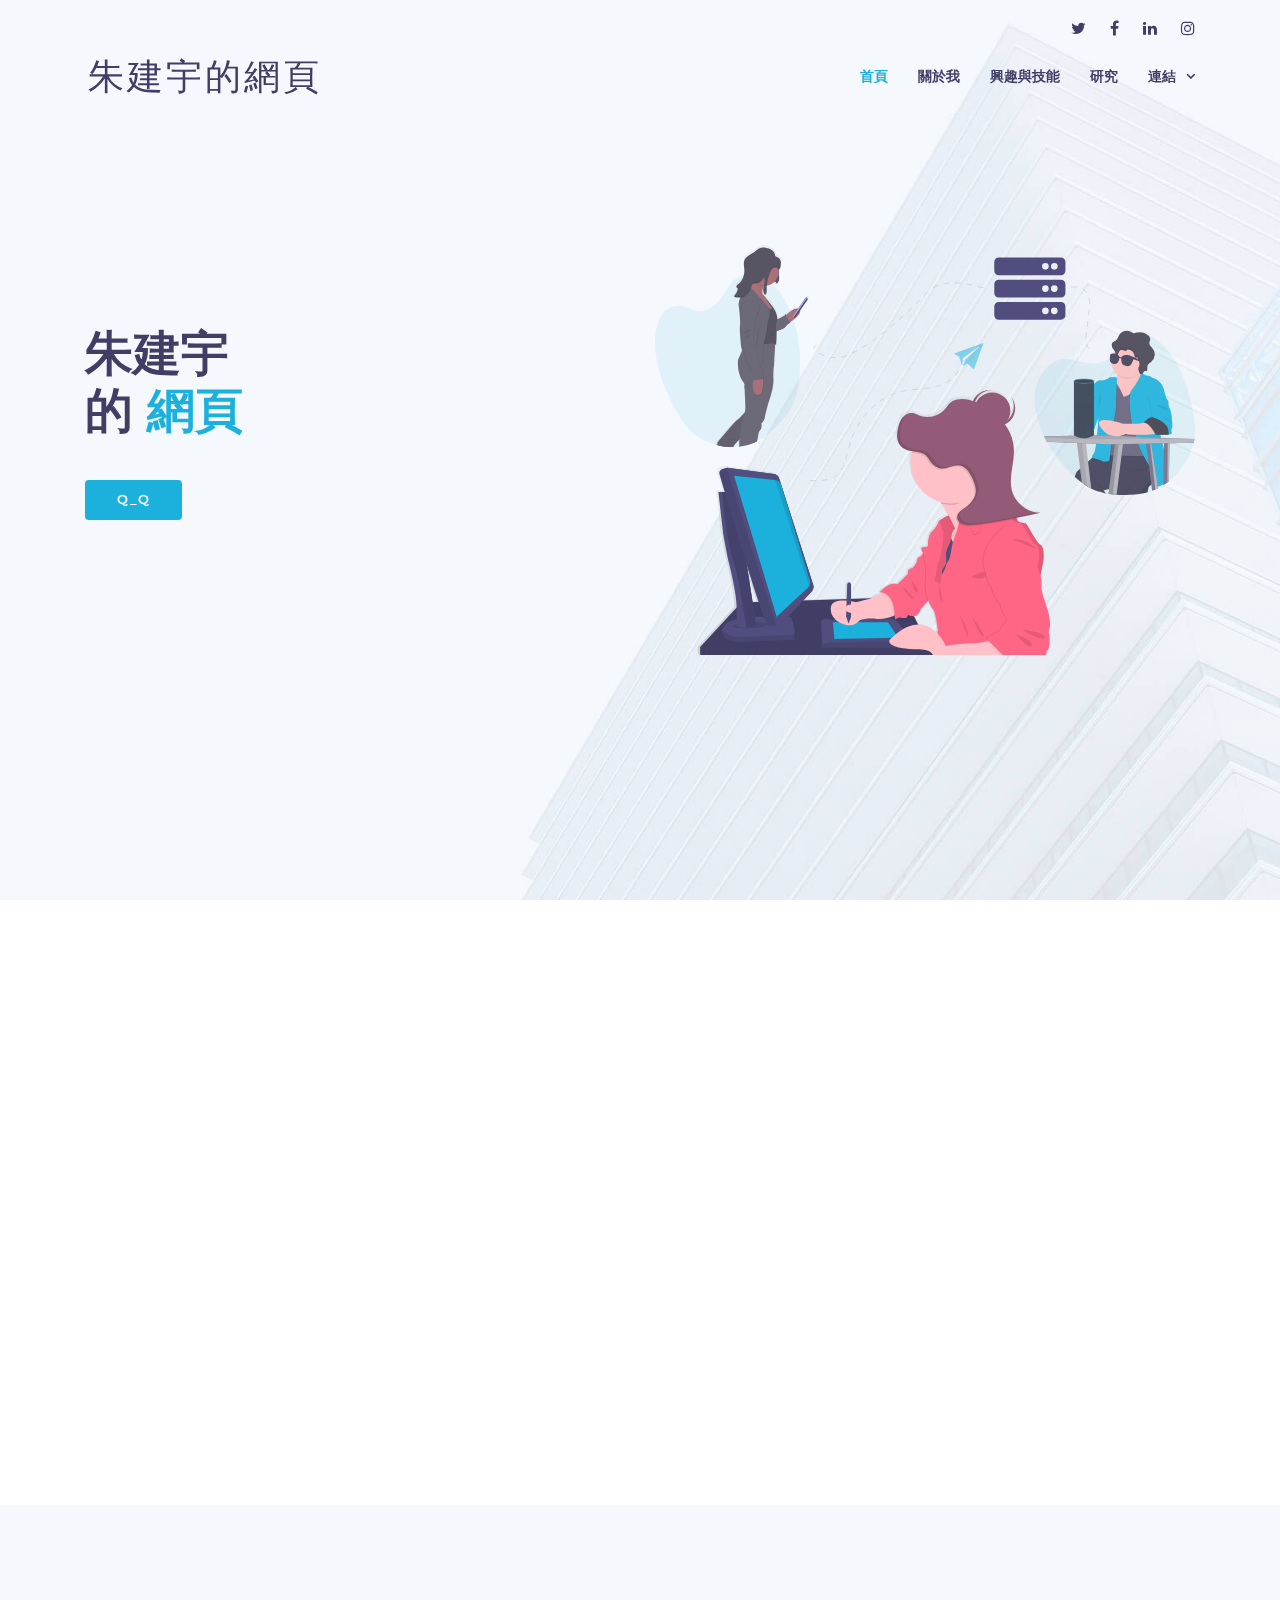
<file: index.html>
<!DOCTYPE html>
<html lang="en">

<head>
  <meta charset="utf-8">
  <meta content="width=device-width, initial-scale=1.0" name="viewport">

  <title>朱建宇的網頁</title>
  <meta content="" name="descriptison">
  <meta content="" name="keywords">

  <!-- Favicons -->
  <link href="assets/img/favicon.png" rel="icon">
  <link href="assets/img/apple-touch-icon.png" rel="apple-touch-icon">

  <!-- Google Fonts -->
  <link href="https://fonts.googleapis.com/css?family=Open+Sans:300,300i,400,400i,600,600i,700,700i|Montserrat:300,400,500,600,700" rel="stylesheet">

  <!-- Vendor CSS Files -->
  <link href="assets/vendor/bootstrap/css/bootstrap.min.css" rel="stylesheet">
  <link href="assets/vendor/font-awesome/css/font-awesome.min.css" rel="stylesheet">
  <link href="assets/vendor/ionicons/css/ionicons.min.css" rel="stylesheet">
  <link href="assets/vendor/venobox/venobox.css" rel="stylesheet">
  <link href="assets/vendor/owl.carousel/assets/owl.carousel.min.css" rel="stylesheet">
  <link href="assets/vendor/aos/aos.css" rel="stylesheet">

  <!-- Template Main CSS File -->
  <link href="assets/css/style.css" rel="stylesheet">
  <link href="assets/css/style2.css" rel="stylesheet">

  <!-- =======================================================
  * Template Name: Rapid - v2.2.0
  * Template URL: https://bootstrapmade.com/rapid-multipurpose-bootstrap-business-template/
  * Author: BootstrapMade.com
  * License: https://bootstrapmade.com/license/
  ======================================================== -->
</head>

<body>

  <!-- ======= Top Bar ======= -->
  <div id="topbar" class="d-none d-lg-flex align-items-end fixed-top topbar-transparent">
    <div class="container d-flex justify-content-end">
      <div class="social-links">
        <a href="#" class="twitter"><i class="fa fa-twitter"></i></a>
        <a href="#" class="facebook"><i class="fa fa-facebook"></i></a>
        <a href="#" class="linkedin"><i class="fa fa-linkedin"></i></a>
        <a href="#" class="instagram"><i class="fa fa-instagram"></i></a>
      </div>
    </div>
  </div>

  <!-- ======= Header ======= -->
  <header id="header" class="fixed-top header-transparent">
    <div class="container d-flex align-items-center">

      <h1 class="logo mr-auto"><a href="index.html">朱建宇的網頁</a></h1>
      <!-- Uncomment below if you prefer to use an image logo -->
      <!-- <a href="index.html" class="logo mr-auto"><img src="assets/img/logo.png" alt="" class="img-fluid"></a>-->

      <nav class="main-nav d-none d-lg-block">
        <ul>
          <li class="active"><a href="index.html">首頁</a></li>
          <li><a href="#about">關於我</a></li>
          <li><a href="#services">興趣與技能</a></li>
          <li><a href="#portfolio">研究</a></li>
          <li class="drop-down"><a href="">連結</a>
            <ul>
              <li><a href="https://jimchu0504.com/" target="_blank">電商網頁</a></li>
              <li><a href="https://jimchu-flask01.herokuapp.com/" target="_blank">flask 網頁</a></li>
              <li><a href="https://jimchu-app-linebot.herokuapp.com/" target="_blank">linebot 網頁</a></li>
              <li><a href="https://lin.ee/Rc0L3FA" target="_blank">linebot QRcode</a></li>
            </ul>
          </li>
        </ul>
      </nav><!-- .main-nav-->

    </div>
  </header><!-- End Header -->

  <!-- ======= Hero Section ======= -->
  <section id="hero" class="clearfix">
    <div class="container d-flex h-100">
      <div class="row justify-content-center align-self-center" data-aos="fade-up">
        <div class="col-md-6 intro-info order-md-first order-last" data-aos="zoom-in" data-aos-delay="100">
          <h2>朱建宇<br>的 <span>網頁</span></h2>
          <div>
            <a href="#about" class="btn-get-started scrollto">Q_Q</a>
          </div>
        </div>

        <div class="col-md-6 intro-img order-md-last order-first" data-aos="zoom-out" data-aos-delay="200">
          <img src="assets/img/intro-img.svg" alt="" class="img-fluid">
        </div>
      </div>

    </div>
  </section><!-- End Hero -->

  <main id="main">
    <!-- ======= About Section ======= -->
    <section id="about" class="about">
      <div class="container" data-aos="fade-up">
        <div class="row">
          <div class="col-lg-5 col-md-6">
            <div class="about-img" data-aos="fade-right" data-aos-delay="100">
              <img src="assets/img/about-img2.jpg" alt="">
            </div>
          </div>

          <div class="col-lg-7 col-md-6">
            <div class="about-content" data-aos="fade-left" data-aos-delay="100">
              <h2 class="my_container" id="my_hw1">關於我</h2>
              <h3>自由業工程師</h3>
              <p>工作：喜歡新創而從事自由業，這讓我覺得很有意義</p>
              <p>心理學：情緒控管，開心，快樂</p>
              <p>教育：獨立思考，溝通能力，創造力，執行力</p>
              <ul>
                <li><i class="ion-android-checkmark-circle"></i> 微波元件設計</li>
                <li><i class="ion-android-checkmark-circle"></i> python程式設計</li>
                <li><i class="ion-android-checkmark-circle"></i> AI人工智慧</li>
              </ul>
            </div>
            <!-- <div class="container">
              <div>
                <input id="input"/>
                <button onclick="addTodo()">加入</button>
              </div>
              <div id="todolist">
              </div>
            </div> -->
          </div>
        </div>
      </div>
      
    </section><!-- End About Section -->

    <!-- ======= Services Section ======= -->
    <section id="services" class="services section-bg">
      <div class="container" data-aos="fade-up">

        <header class="section-header">
          <h3>技能</h3>
          <p></p>
        </header>

        <div class="row">

          <div class="col-md-6 col-lg-4 wow bounceInUp" data-aos="zoom-in" data-aos-delay="100">
            <div class="box">
              <div class="icon" style="background: #fceef3;"><i class="ion-ios-analytics-outline" style="color: #ff689b;"></i></div>
              <h4 class="title"><a href="">微波工程</a></h4>
              <p class="description">通訊系微波組，碩士論文做不對稱端口butler matrix，之前服務於勝利微波</p>
            </div>
          </div>
          <div class="col-md-6 col-lg-4" data-aos="zoom-in" data-aos-delay="200">
            <div class="box">
              <div class="icon" style="background: #fff0da;"><i class="ion-ios-bookmarks-outline" style="color: #e98e06;"></i></div>
              <h4 class="title"><a href="">網頁</a></h4>
              <p class="description">5G通訊展，經濟部參展網頁，網頁前端使用 HTML/CSS/JavaScript，後端用python Ｆlask，資料庫用google firebase</p>
            </div>
          </div>

          <div class="col-md-6 col-lg-4" data-aos="zoom-in" data-aos-delay="300">
            <div class="box">
              <div class="icon" style="background: #e6fdfc;"><i class="ion-ios-paper-outline" style="color: #3fcdc7;"></i></div>
              <h4 class="title"><a href="">人工智慧</a></h4>
              <p class="description">人工智慧學校第七期技術領袖班</p>
            </div>
          </div>
          <div class="col-md-6 col-lg-4 wow" data-aos="zoom-in" data-aos-delay="100">
            <div class="box">
              <div class="icon" style="background: #eafde7;"><i class="ion-ios-speedometer-outline" style="color:#41cf2e;"></i></div>
              <h4 class="title"><a href="">通訊</a></h4>
              <p class="description">畢業於元智通訊系，思考人工智慧，用在通訊的可能性</p>
            </div>
          </div>

          <div class="col-md-6 col-lg-4" data-aos="zoom-in" data-aos-delay="200"">
        <div class=" box">
            <div class="icon" style="background: #e1eeff;"><i class="ion-ios-world-outline" style="color: #2282ff;"></i></div>
            <h4 class="title"><a href="">志工</a></h4>
            <p class="description">在家扶做志工</p>
          </div>
        </div>
        <div class="col-md-6 col-lg-4" data-aos="zoom-in" data-aos-delay="300">
          <div class="box">
            <div class="icon" style="background: #ecebff;"><i class="ion-ios-clock-outline" style="color: #8660fe;"></i></div>
            <h4 class="title"><a href="">其他興趣</a></h4>
            <p class="description">打網球，3D列印</p>
          </div>
        </div>

      </div>

      </div>
    </section><!-- End Services Section -->

    <!-- ======= Portfolio Section ======= -->
    <section id="portfolio" class="portfolio section-bg">
      <div class="container" data-aos="fade-up">

        <header class="section-header">
          <h3 class="section-title">研究</h3>
        </header>

        <div class="row" data-aos="fade-up" data-aos-delay="100">
          <div class="col-lg-12">
            <ul id="portfolio-flters">
              <li data-filter="*" class="filter-active">全部</li>
              <li data-filter=".filter-app">硬體</li>
              <li data-filter=".filter-card">軟體</li>
              <li data-filter=".filter-web">生活</li>
            </ul>
          </div>
        </div>

        <div class="row portfolio-container" data-aos="fade-up" data-aos-delay="200">

          <div class="col-lg-4 col-md-6 portfolio-item filter-app">
            <div class="portfolio-wrap">
              <img src="assets/img/portfolio/hardware1.jpeg" class="img-fluid" alt="">
              <div class="portfolio-info">
                <h4><a href="portfolio-details.html">通訊實驗</a></h4>
                <p>通訊</p>
                <div>
                  <a href="assets/img/portfolio/hardware1.jpeg" data-gall="portfolioGallery" title="通訊實驗" class="link-preview venobox"><i class="ion ion-eye"></i></a>
                  <a href="portfolio-details.html" class="link-details" title="More Details"><i class="ion ion-android-open"></i></a>
                </div>
              </div>
            </div>
          </div>

          <div class="col-lg-4 col-md-6 portfolio-item filter-web" data-wow-delay="0.1s">
            <div class="portfolio-wrap">
              <img src="assets/img/portfolio/life3.jpeg" class="img-fluid" alt="">
              <div class="portfolio-info">
                <h4><a href="portfolio-details.html">機器手臂</a></h4>
                <p>3D列印</p>
                <div>
                  <a href="assets/img/portfolio/life3.jpeg" class="link-preview venobox" data-gall="portfolioGallery" title="機器手臂"><i class="ion ion-eye"></i></a>
                  <a href="portfolio-details.html" class="link-details" title="More Details"><i class="ion ion-android-open"></i></a>
                </div>
              </div>
            </div>
          </div>

          <div class="col-lg-4 col-md-6 portfolio-item filter-app" data-wow-delay="0.2s">
            <div class="portfolio-wrap">
              <img src="assets/img/portfolio/hardware2.jpeg" class="img-fluid" alt="">
              <div class="portfolio-info">
                <h4><a href="portfolio-details.html">微波元件測試</a></h4>
                <p>微波工程</p>
                <div>
                  <a href="assets/img/portfolio/hardware2.jpeg" class="link-preview venobox" data-gall="portfolioGallery" title="微波元件測試"><i class="ion ion-eye"></i></a>
                  <a href="portfolio-details.html" class="link-details" title="More Details"><i class="ion ion-android-open"></i></a>
                </div>
              </div>
            </div>
          </div>

          <div class="col-lg-4 col-md-6 portfolio-item filter-card">
            <div class="portfolio-wrap">
              <img src="assets/img/portfolio/software2.jpg" class="img-fluid" alt="">
              <div class="portfolio-info">
                <h4><a href="portfolio-details.html">人工智慧學校年會</a></h4>
                <p>AI人工智慧</p>
                <div>
                  <a href="assets/img/portfolio/software2.jpg" class="link-preview venobox" data-gall="portfolioGallery" title="人工智慧學校年會"><i class="ion ion-eye"></i></a>
                  <a href="portfolio-details.html" class="link-details" title="More Details"><i class="ion ion-android-open"></i></a>
                </div>
              </div>
            </div>
          </div>

          <div class="col-lg-4 col-md-6 portfolio-item filter-web" data-wow-delay="0.1s">
            <div class="portfolio-wrap">
              <img src="assets/img/portfolio/life2.jpeg" class="img-fluid" alt="">
              <div class="portfolio-info">
                <h4><a href="portfolio-details.html">高級的外賣</a></h4>
                <p>生活</p>
                <div>
                  <a href="assets/img/portfolio/life2.jpeg" class="link-preview venobox" data-gall="portfolioGallery" title="高級的外賣"><i class="ion ion-eye"></i></a>
                  <a href="portfolio-details.html" class="link-details" title="More Details"><i class="ion ion-android-open"></i></a>
                </div>
              </div>
            </div>
          </div>

          <div class="col-lg-4 col-md-6 portfolio-item filter-app" data-wow-delay="0.2s">
            <div class="portfolio-wrap">
              <img src="assets/img/portfolio/hardware3.jpeg" class="img-fluid" alt="">
              <div class="portfolio-info">
                <h4><a href="portfolio-details.html">Arduino RFID</a></h4>
                <p>控制</p>
                <div>
                  <a href="assets/img/portfolio/hardware3.jpeg" class="link-preview venobox" data-gall="portfolioGallery" title="Arduino RFID"><i class="ion ion-eye"></i></a>
                  <a href="portfolio-details.html" class="link-details" title="More Details"><i class="ion ion-android-open"></i></a>
                </div>
              </div>
            </div>
          </div>

          <div class="col-lg-4 col-md-6 portfolio-item filter-card">
            <div class="portfolio-wrap">
              <img src="assets/img/portfolio/software1.jpeg" class="img-fluid" alt="">
              <div class="portfolio-info">
                <h4><a href="portfolio-details.html">網頁前端</a></h4>
                <p>網頁</p>
                <div>
                  <a href="assets/img/portfolio/software1.jpeg" class="link-preview venobox" data-gall="portfolioGallery" title="網頁前端"><i class="ion ion-eye"></i></a>
                  <a href="portfolio-details.html" class="link-details" title="More Details"><i class="ion ion-android-open"></i></a>
                </div>
              </div>
            </div>
          </div>

          <div class="col-lg-4 col-md-6 portfolio-item filter-card" data-wow-delay="0.1s">
            <div class="portfolio-wrap">
              <img src="assets/img/portfolio/software3.jpeg" class="img-fluid" alt="">
              <div class="portfolio-info">
                <h4><a href="portfolio-details.html">邊緣運算 Edge AI</a></h4>
                <p>AI人工智慧</p>
                <div>
                  <a href="assets/img/portfolio/software3.jpeg" class="link-preview venobox" data-gall="portfolioGallery" title="邊緣運算 Edge AI"><i class="ion ion-eye"></i></a>
                  <a href="portfolio-details.html" class="link-details" title="More Details"><i class="ion ion-android-open"></i></a>
                </div>
              </div>
            </div>
          </div>

          <div class="col-lg-4 col-md-6 portfolio-item filter-web" data-wow-delay="0.2s">
            <div class="portfolio-wrap">
              <img src="assets/img/portfolio/life1.jpeg" class="img-fluid" alt="">
              <div class="portfolio-info">
                <h4><a href="portfolio-details.html">自製木工桌</a></h4>
                <p>生活</p>
                <div>
                  <a href="assets/img/portfolio/life1.jpeg" class="link-preview venobox" data-gall="portfolioGallery" title="自製木工桌"><i class="ion ion-eye"></i></a>
                  <a href="portfolio-details.html" class="link-details" title="More Details"><i class="ion ion-android-open"></i></a>
                </div>
              </div>
            </div>
          </div>
          <div class="col-lg-4 col-md-6 portfolio-item filter-web" data-wow-delay="0.2s">
            <div class="portfolio-wrap">
              <img src="assets/img/portfolio/life4.jpeg" class="img-fluid" alt="">
              <div class="portfolio-info">
                <h4><a href="portfolio-details.html">3D列印零件</a></h4>
                <p>生活</p>
                <div>
                  <a href="assets/img/portfolio/life4.jpeg" class="link-preview venobox" data-gall="portfolioGallery" title="3D列印零件"><i class="ion ion-eye"></i></a>
                  <a href="portfolio-details.html" class="link-details" title="More Details"><i class="ion ion-android-open"></i></a>
                </div>
              </div>
            </div>
          </div>
          <div class="col-lg-4 col-md-6 portfolio-item filter-web" data-wow-delay="0.2s">
            <div class="portfolio-wrap">
              <img src="assets/img/portfolio/life5.jpeg" class="img-fluid" alt="">
              <div class="portfolio-info">
                <h4><a href="portfolio-details.html">志工</a></h4>
                <p>生活</p>
                <div>
                  <a href="assets/img/portfolio/life5.jpeg" class="link-preview venobox" data-gall="portfolioGallery" title="志工"><i class="ion ion-eye"></i></a>
                  <a href="portfolio-details.html" class="link-details" title="More Details"><i class="ion ion-android-open"></i></a>
                </div>
              </div>
            </div>
          </div>
          <div class="col-lg-4 col-md-6 portfolio-item filter-app" data-wow-delay="0.2s">
            <div class="portfolio-wrap">
              <img src="assets/img/portfolio/hardware4.jpeg" class="img-fluid" alt="">
              <div class="portfolio-info">
                <h4><a href="portfolio-details.html">加工廠</a></h4>
                <p>加工</p>
                <div>
                  <a href="assets/img/portfolio/hardware4.jpeg" class="link-preview venobox" data-gall="portfolioGallery" title="加工廠"><i class="ion ion-eye"></i></a>
                  <a href="portfolio-details.html" class="link-details" title="More Details"><i class="ion ion-android-open"></i></a>
                </div>
              </div>
            </div>
          </div>
        </div>

      </div>
    </section><!-- End Portfolio Section -->

  </main><!-- End #main -->

  <a href="#" class="back-to-top"><i class="fa fa-chevron-up"></i></a>

  <!-- Vendor JS Files -->
  <script src="assets/vendor/jquery/jquery.min.js"></script>
  <script src="assets/vendor/bootstrap/js/bootstrap.bundle.min.js"></script>
  <script src="assets/vendor/jquery.easing/jquery.easing.min.js"></script>
  <script src="assets/vendor/php-email-form/validate.js"></script>
  <script src="assets/vendor/isotope-layout/isotope.pkgd.min.js"></script>
  <script src="assets/vendor/counterup/counterup.min.js"></script>
  <script src="assets/vendor/venobox/venobox.min.js"></script>
  <script src="assets/vendor/owl.carousel/owl.carousel.min.js"></script>
  <script src="assets/vendor/waypoints/jquery.waypoints.min.js"></script>
  <script src="assets/vendor/aos/aos.js"></script>

  <!-- Template Main JS File -->
  <script src="assets/js/main.js"></script>
  <!-- <script src="assets/js/main2.js"></script> -->


</body>

</html>
</file>
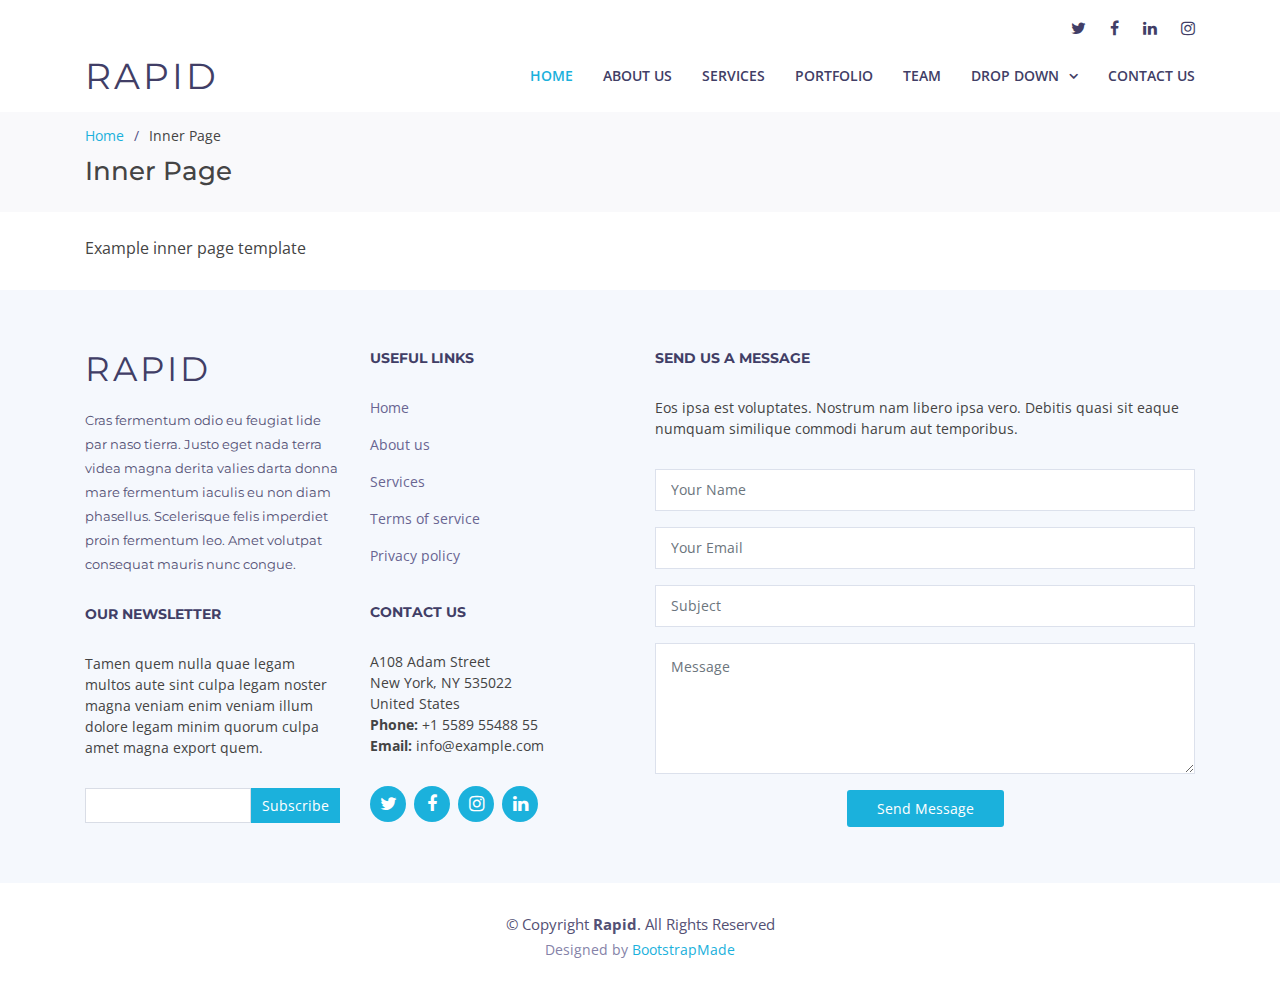
<file: inner-page.html>
<!DOCTYPE html>
<html lang="en">

<head>
  <meta charset="utf-8">
  <meta content="width=device-width, initial-scale=1.0" name="viewport">

  <title>Inner Page - Rapid Bootstrap Template</title>
  <meta content="" name="descriptison">
  <meta content="" name="keywords">

  <!-- Favicons -->
  <link href="assets/img/favicon.png" rel="icon">
  <link href="assets/img/apple-touch-icon.png" rel="apple-touch-icon">

  <!-- Google Fonts -->
  <link href="https://fonts.googleapis.com/css?family=Open+Sans:300,300i,400,400i,600,600i,700,700i|Montserrat:300,400,500,600,700" rel="stylesheet">

  <!-- Vendor CSS Files -->
  <link href="assets/vendor/bootstrap/css/bootstrap.min.css" rel="stylesheet">
  <link href="assets/vendor/font-awesome/css/font-awesome.min.css" rel="stylesheet">
  <link href="assets/vendor/ionicons/css/ionicons.min.css" rel="stylesheet">
  <link href="assets/vendor/venobox/venobox.css" rel="stylesheet">
  <link href="assets/vendor/owl.carousel/assets/owl.carousel.min.css" rel="stylesheet">
  <link href="assets/vendor/aos/aos.css" rel="stylesheet">

  <!-- Template Main CSS File -->
  <link href="assets/css/style.css" rel="stylesheet">

  <!-- =======================================================
  * Template Name: Rapid - v2.2.0
  * Template URL: https://bootstrapmade.com/rapid-multipurpose-bootstrap-business-template/
  * Author: BootstrapMade.com
  * License: https://bootstrapmade.com/license/
  ======================================================== -->
</head>

<body>

  <!-- ======= Top Bar ======= -->
  <div id="topbar" class="d-none d-lg-flex align-items-end fixed-top ">
    <div class="container d-flex justify-content-end">
      <div class="social-links">
        <a href="#" class="twitter"><i class="fa fa-twitter"></i></a>
        <a href="#" class="facebook"><i class="fa fa-facebook"></i></a>
        <a href="#" class="linkedin"><i class="fa fa-linkedin"></i></a>
        <a href="#" class="instagram"><i class="fa fa-instagram"></i></a>
      </div>
    </div>
  </div>

  <!-- ======= Header ======= -->
  <header id="header" class="fixed-top ">
    <div class="container d-flex align-items-center">

      <h1 class="logo mr-auto"><a href="index.html">Rapid</a></h1>
      <!-- Uncomment below if you prefer to use an image logo -->
      <!-- <a href="index.html" class="logo mr-auto"><img src="assets/img/logo.png" alt="" class="img-fluid"></a>-->

      <nav class="main-nav d-none d-lg-block">
        <ul>
          <li class="active"><a href="index.html">Home</a></li>
          <li><a href="#about">About Us</a></li>
          <li><a href="#services">Services</a></li>
          <li><a href="#portfolio">Portfolio</a></li>
          <li><a href="#team">Team</a></li>
          <li class="drop-down"><a href="">Drop Down</a>
            <ul>
              <li><a href="#">Drop Down 1</a></li>
              <li class="drop-down"><a href="#">Drop Down 2</a>
                <ul>
                  <li><a href="#">Deep Drop Down 1</a></li>
                  <li><a href="#">Deep Drop Down 2</a></li>
                  <li><a href="#">Deep Drop Down 3</a></li>
                  <li><a href="#">Deep Drop Down 4</a></li>
                  <li><a href="#">Deep Drop Down 5</a></li>
                </ul>
              </li>
              <li><a href="#">Drop Down 3</a></li>
              <li><a href="#">Drop Down 4</a></li>
              <li><a href="#">Drop Down 5</a></li>
            </ul>
          </li>
          <li><a href="#footer">Contact Us</a></li>
        </ul>
      </nav><!-- .main-nav-->

    </div>
  </header><!-- End Header -->

  <main id="main">

    <!-- ======= Breadcrumbs ======= -->
    <section id="breadcrumbs" class="breadcrumbs">
      <div class="container">

        <ol>
          <li><a href="index.html">Home</a></li>
          <li>Inner Page</li>
        </ol>
        <h2>Inner Page</h2>

      </div>
    </section><!-- End Breadcrumbs -->

    <section class="inner-page pt-4">
      <div class="container">
        <p>
          Example inner page template
        </p>
      </div>
    </section>

  </main><!-- End #main -->

  <!-- ======= Footer ======= -->
  <footer id="footer" class="section-bg">
    <div class="footer-top">
      <div class="container">

        <div class="row">

          <div class="col-lg-6">

            <div class="row">

              <div class="col-sm-6">

                <div class="footer-info">
                  <h3>Rapid</h3>
                  <p>Cras fermentum odio eu feugiat lide par naso tierra. Justo eget nada terra videa magna derita valies darta donna mare fermentum iaculis eu non diam phasellus. Scelerisque felis imperdiet proin fermentum leo. Amet volutpat consequat mauris nunc congue.</p>
                </div>

                <div class="footer-newsletter">
                  <h4>Our Newsletter</h4>
                  <p>Tamen quem nulla quae legam multos aute sint culpa legam noster magna veniam enim veniam illum dolore legam minim quorum culpa amet magna export quem.</p>
                  <form action="" method="post">
                    <input type="email" name="email"><input type="submit" value="Subscribe">
                  </form>
                </div>

              </div>

              <div class="col-sm-6">
                <div class="footer-links">
                  <h4>Useful Links</h4>
                  <ul>
                    <li><a href="#">Home</a></li>
                    <li><a href="#about">About us</a></li>
                    <li><a href="#">Services</a></li>
                    <li><a href="#">Terms of service</a></li>
                    <li><a href="#">Privacy policy</a></li>
                  </ul>
                </div>

                <div class="footer-links">
                  <h4>Contact Us</h4>
                  <p>
                    A108 Adam Street <br>
                    New York, NY 535022<br>
                    United States <br>
                    <strong>Phone:</strong> +1 5589 55488 55<br>
                    <strong>Email:</strong> info@example.com<br>
                  </p>
                </div>

                <div class="social-links">
                  <a href="#" class="twitter"><i class="fa fa-twitter"></i></a>
                  <a href="#" class="facebook"><i class="fa fa-facebook"></i></a>
                  <a href="#" class="instagram"><i class="fa fa-instagram"></i></a>
                  <a href="#" class="linkedin"><i class="fa fa-linkedin"></i></a>
                </div>

              </div>

            </div>

          </div>

          <div class="col-lg-6">

            <div class="form">

              <h4>Send us a message</h4>
              <p>Eos ipsa est voluptates. Nostrum nam libero ipsa vero. Debitis quasi sit eaque numquam similique commodi harum aut temporibus.</p>

              <form action="forms/contact.php" method="post" role="form" class="php-email-form">
                <div class="form-group">
                  <input type="text" name="name" class="form-control" id="name" placeholder="Your Name" data-rule="minlen:4" data-msg="Please enter at least 4 chars" />
                  <div class="validate"></div>
                </div>
                <div class="form-group">
                  <input type="email" class="form-control" name="email" id="email" placeholder="Your Email" data-rule="email" data-msg="Please enter a valid email" />
                  <div class="validate"></div>
                </div>
                <div class="form-group">
                  <input type="text" class="form-control" name="subject" id="subject" placeholder="Subject" data-rule="minlen:4" data-msg="Please enter at least 8 chars of subject" />
                  <div class="validate"></div>
                </div>
                <div class="form-group">
                  <textarea class="form-control" name="message" rows="5" data-rule="required" data-msg="Please write something for us" placeholder="Message"></textarea>
                  <div class="validate"></div>
                </div>

                <div class="mb-3">
                  <div class="loading">Loading</div>
                  <div class="error-message"></div>
                  <div class="sent-message">Your message has been sent. Thank you!</div>
                </div>

                <div class="text-center"><button type="submit" title="Send Message">Send Message</button></div>
              </form>

            </div>

          </div>

        </div>

      </div>
    </div>

    <div class="container">
      <div class="copyright">
        &copy; Copyright <strong>Rapid</strong>. All Rights Reserved
      </div>
      <div class="credits">
        <!--
        All the links in the footer should remain intact.
        You can delete the links only if you purchased the pro version.
        Licensing information: https://bootstrapmade.com/license/
        Purchase the pro version with working PHP/AJAX contact form: https://bootstrapmade.com/buy/?theme=Rapid
      -->
        Designed by <a href="https://bootstrapmade.com/">BootstrapMade</a>
      </div>
    </div>
  </footer><!-- End  Footer -->

  <a href="#" class="back-to-top"><i class="fa fa-chevron-up"></i></a>

  <!-- Vendor JS Files -->
  <script src="assets/vendor/jquery/jquery.min.js"></script>
  <script src="assets/vendor/bootstrap/js/bootstrap.bundle.min.js"></script>
  <script src="assets/vendor/jquery.easing/jquery.easing.min.js"></script>
  <script src="assets/vendor/php-email-form/validate.js"></script>
  <script src="assets/vendor/isotope-layout/isotope.pkgd.min.js"></script>
  <script src="assets/vendor/counterup/counterup.min.js"></script>
  <script src="assets/vendor/venobox/venobox.min.js"></script>
  <script src="assets/vendor/owl.carousel/owl.carousel.min.js"></script>
  <script src="assets/vendor/waypoints/jquery.waypoints.min.js"></script>
  <script src="assets/vendor/aos/aos.js"></script>

  <!-- Template Main JS File -->
  <script src="assets/js/main.js"></script>

</body>

</html>
</file>
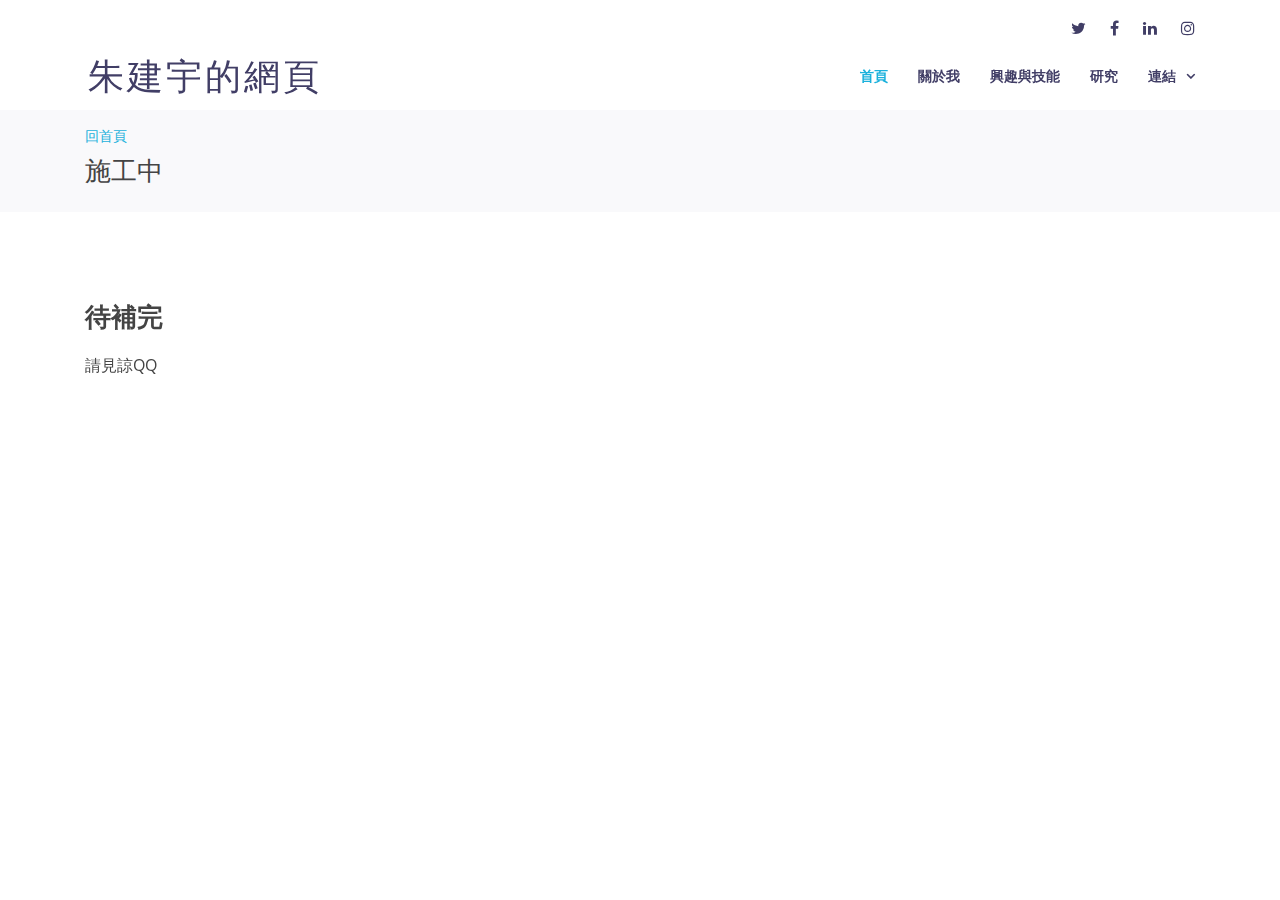
<file: portfolio-details.html>
<!DOCTYPE html>
<html lang="en">

<head>
  <meta charset="utf-8">
  <meta content="width=device-width, initial-scale=1.0" name="viewport">

  <title>Portfolio Details - Rapid Bootstrap Template</title>
  <meta content="" name="descriptison">
  <meta content="" name="keywords">

  <!-- Favicons -->
  <link href="assets/img/favicon.png" rel="icon">
  <link href="assets/img/apple-touch-icon.png" rel="apple-touch-icon">

  <!-- Google Fonts -->
  <link href="https://fonts.googleapis.com/css?family=Open+Sans:300,300i,400,400i,600,600i,700,700i|Montserrat:300,400,500,600,700" rel="stylesheet">

  <!-- Vendor CSS Files -->
  <link href="assets/vendor/bootstrap/css/bootstrap.min.css" rel="stylesheet">
  <link href="assets/vendor/font-awesome/css/font-awesome.min.css" rel="stylesheet">
  <link href="assets/vendor/ionicons/css/ionicons.min.css" rel="stylesheet">
  <link href="assets/vendor/venobox/venobox.css" rel="stylesheet">
  <link href="assets/vendor/owl.carousel/assets/owl.carousel.min.css" rel="stylesheet">
  <link href="assets/vendor/aos/aos.css" rel="stylesheet">

  <!-- Template Main CSS File -->
  <link href="assets/css/style.css" rel="stylesheet">

  <!-- =======================================================
  * Template Name: Rapid - v2.2.0
  * Template URL: https://bootstrapmade.com/rapid-multipurpose-bootstrap-business-template/
  * Author: BootstrapMade.com
  * License: https://bootstrapmade.com/license/
  ======================================================== -->
</head>

<body>

  <!-- ======= Top Bar ======= -->
  <div id="topbar" class="d-none d-lg-flex align-items-end fixed-top topbar-transparent">
    <div class="container d-flex justify-content-end">
      <div class="social-links">
        <a href="#" class="twitter"><i class="fa fa-twitter"></i></a>
        <a href="#" class="facebook"><i class="fa fa-facebook"></i></a>
        <a href="#" class="linkedin"><i class="fa fa-linkedin"></i></a>
        <a href="#" class="instagram"><i class="fa fa-instagram"></i></a>
      </div>
    </div>
  </div>

  <!-- ======= Header ======= -->
  <header id="header" class="fixed-top header-transparent">
    <div class="container d-flex align-items-center">

      <h1 class="logo mr-auto"><a href="index.html">朱建宇的網頁</a></h1>
      <!-- Uncomment below if you prefer to use an image logo -->
      <!-- <a href="index.html" class="logo mr-auto"><img src="assets/img/logo.png" alt="" class="img-fluid"></a>-->

      <nav class="main-nav d-none d-lg-block">
        <ul>
          <li class="active"><a href="index.html">首頁</a></li>
          <li><a href="#about">關於我</a></li>
          <li><a href="#services">興趣與技能</a></li>
          <li><a href="#portfolio">研究</a></li>
          <li class="drop-down"><a href="">連結</a>
            <ul>
              <li><a href="https://jimchu-flask01.herokuapp.com/" target="_blank">資料庫</a></li>
              <li><a href="http://jimchu-app-linebot.herokuapp.com/" target="_blank">linebot網頁</a></li>
              <li><a href="https://lin.ee/Rc0L3FA" target="_blank">linebot連結</a></li>
            </ul>
          </li>
        </ul>
      </nav><!-- .main-nav-->

    </div>
  </header><!-- End Header -->

  <main id="main">

    <!-- ======= Breadcrumbs ======= -->
    <section id="breadcrumbs" class="breadcrumbs">
      <div class="container">

        <ol>
          <li><a href="index.html">回首頁</a></li>
        </ol>
        <h2>施工中</h2>

      </div>
    </section><!-- End Breadcrumbs -->

    <!-- ======= Portfolio Details Section ======= -->
    <section id="portfolio-details" class="portfolio-details">
      <div class="container" data-aos="fade-up">

        <div class="portfolio-description">
          <h2>待補完</h2>
          <p>
            請見諒QQ
          </p>
        </div>

      </div>
    </section><!-- End Portfolio Details Section -->

  </main><!-- End #main -->


  <a href="#" class="back-to-top"><i class="fa fa-chevron-up"></i></a>

  <!-- Vendor JS Files -->
  <script src="assets/vendor/jquery/jquery.min.js"></script>
  <script src="assets/vendor/bootstrap/js/bootstrap.bundle.min.js"></script>
  <script src="assets/vendor/jquery.easing/jquery.easing.min.js"></script>
  <script src="assets/vendor/php-email-form/validate.js"></script>
  <script src="assets/vendor/isotope-layout/isotope.pkgd.min.js"></script>
  <script src="assets/vendor/counterup/counterup.min.js"></script>
  <script src="assets/vendor/venobox/venobox.min.js"></script>
  <script src="assets/vendor/owl.carousel/owl.carousel.min.js"></script>
  <script src="assets/vendor/waypoints/jquery.waypoints.min.js"></script>
  <script src="assets/vendor/aos/aos.js"></script>

  <!-- Template Main JS File -->
  <script src="assets/js/main.js"></script>

</body>

</html>
</file>
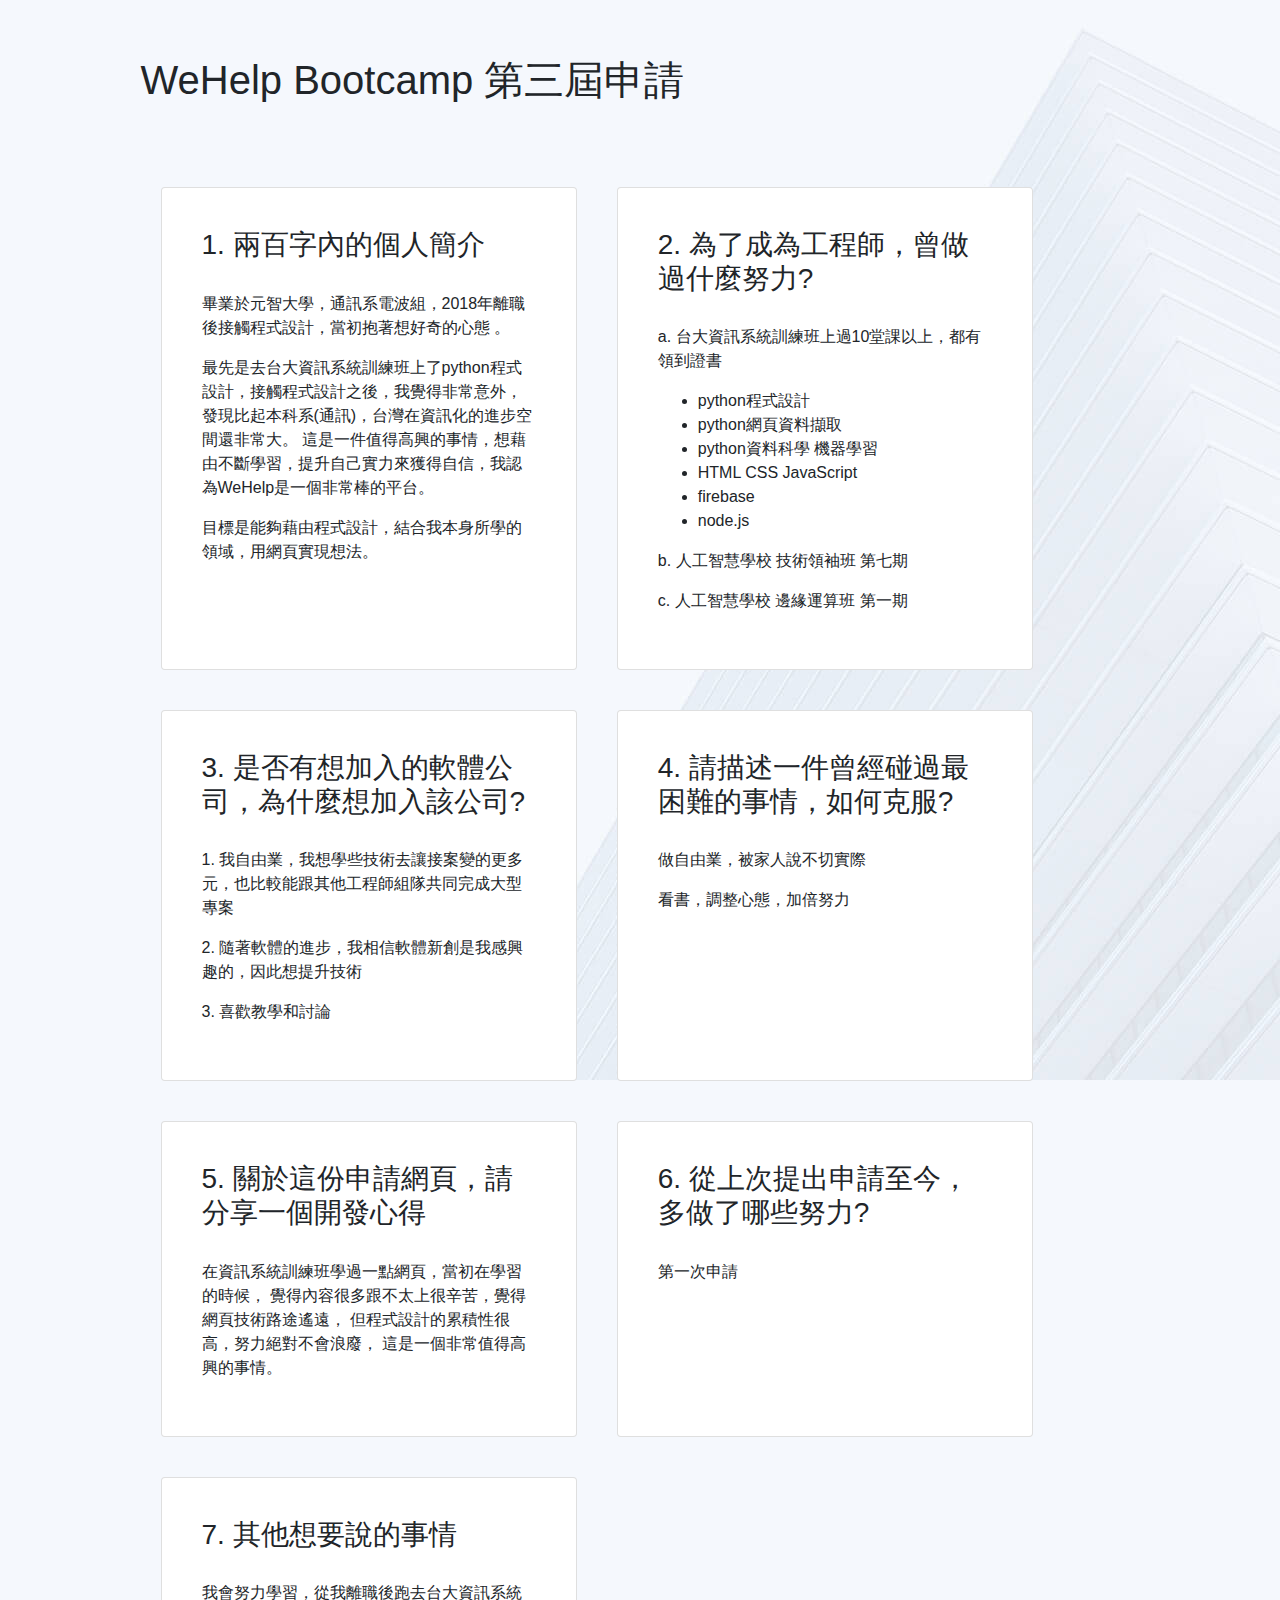
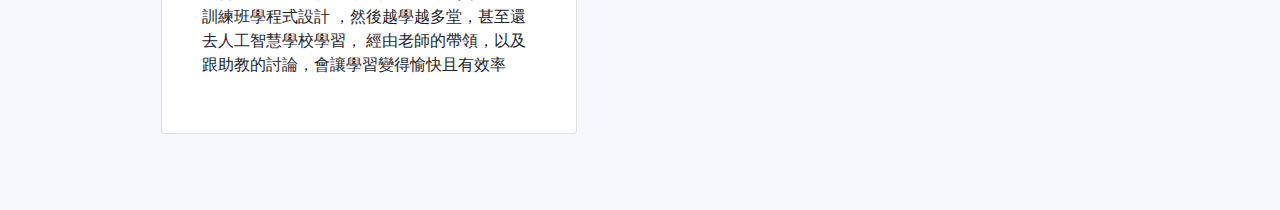
<file: WeHelpPage.html>
<!DOCTYPE html>
<html lang="en">
<head>
  <title>WeHelp Bootcamp 第三屆申請</title>

  <meta charset="UTF-8">
  <meta http-equiv="X-UA-Compatible" content="IE=edge">
  <meta name="viewport" content="width=device-width, initial-scale=1.0">

  <!-- Favicons -->
  <link href="assets/img/favicon.png" rel="icon">

  <!-- Vendor CSS Files -->
  <link href="assets/vendor/bootstrap/css/bootstrap.min.css" rel="stylesheet">

  <!-- Template Main CSS File -->
  <link href="assets/css/WeHelp.css" rel="stylesheet">

</head>
<body>
  <main>
    <section>
      <div class="container">
        <div class="row">
          <div id="list"></div>
          <h1>WeHelp Bootcamp 第三屆申請</h1>
        </div>
        <div class="row">
          <div class="card col-lg-5 col-md-6">
            <h3>1. 兩百字內的個人簡介</h3>
            <p>
              畢業於元智大學，通訊系電波組，2018年離職後接觸程式設計，當初抱著想好奇的心態
              。<br>
            </p>
            <p>
              最先是去台大資訊系統訓練班上了python程式設計，接觸程式設計之後，我覺得非常意外，發現比起本科系(通訊)，台灣在資訊化的進步空間還非常大。
              這是一件值得高興的事情，想藉由不斷學習，提升自己實力來獲得自信，我認為WeHelp是一個非常棒的平台。
            </p>
            <p>
              目標是能夠藉由程式設計，結合我本身所學的領域，用網頁實現想法。
            </p>
          </div>
          <div class="card col-lg-5 col-md-6">
            <h3>2. 為了成為工程師，曾做過什麼努力?</h3>
            <p>a. 台大資訊系統訓練班上過10堂課以上，都有領到證書</p>
              <ul>
                <li>python程式設計</li>
                <li>python網頁資料擷取</li>
                <li>python資料科學 機器學習</li>
                <li>HTML CSS JavaScript</li>
                <li>firebase</li>
                <li>node.js</li>
              </ul>
            <p>b. 人工智慧學校 技術領袖班 第七期</p>
            <p>c. 人工智慧學校 邊緣運算班 第一期</p>
          </div>
          <div class="card col-lg-5 col-md-6">
            <h3>3. 是否有想加入的軟體公司，為什麼想加入該公司?</h3>
            <p>1. 我自由業，我想學些技術去讓接案變的更多元，也比較能跟其他工程師組隊共同完成大型專案</p>
            <p>2. 隨著軟體的進步，我相信軟體新創是我感興趣的，因此想提升技術</p>
            <p>3. 喜歡教學和討論</p>
          </div>
          <div class="card col-lg-5 col-md-6">
            <h3>4. 請描述一件曾經碰過最困難的事情，如何克服?</h3>
            <p>做自由業，被家人說不切實際</p>
            <p>看書，調整心態，加倍努力</p>
          </div>
          <div class="card col-lg-5 col-md-6">
            <h3>5. 關於這份申請網頁，請分享一個開發心得</h3>
            <p>在資訊系統訓練班學過一點網頁，當初在學習的時候，
              覺得內容很多跟不太上很辛苦，覺得網頁技術路途遙遠，
              但程式設計的累積性很高，努力絕對不會浪廢，
              這是一個非常值得高興的事情。
            </p>
          </div>
          <div class="card col-lg-5 col-md-6">
            <h3>6. 從上次提出申請至今，多做了哪些努力?</h3>
            <p>第一次申請</p>
          </div>
          <div class="card col-lg-5 col-md-6">
            <h3>7. 其他想要說的事情</h3>
            <p>我會努力學習，從我離職後跑去台大資訊系統訓練班學程式設計
              ，然後越學越多堂，甚至還去人工智慧學校學習，
              經由老師的帶領，以及跟助教的討論，會讓學習變得愉快且有效率</p>
          </div>
        </div>
      </div>
    </section>
  </main>


  <!-- Template Main js File -->
  <script src="assets/js/WeHelp.js"></script>
</body>
</html>
</file>
<file: assets/vendor/venobox/venobox.css>
/* ------ venobox.css --------*/
.vbox-overlay *, .vbox-overlay *:before, .vbox-overlay *:after{
    -webkit-backface-visibility: hidden;
    -webkit-box-sizing:border-box;
    -moz-box-sizing:border-box;
    box-sizing:border-box;
}
.vbox-overlay * { 
    -webkit-backface-visibility: visible;
    backface-visibility: visible;
}
.vbox-overlay{
    display: -webkit-flex;
    display: flex;
    -webkit-flex-direction: column;
    flex-direction: column;
    -webkit-justify-content: center;
    justify-content: center;
    -webkit-align-items: center;
    align-items: center;
    position: fixed;
    left: 0;
    top: 0;
    bottom: 0;
    right: 0;
    z-index: 999999;
}

/* ----- navigation ----- */
.vbox-title{
    width: 100%;
    height: 40px;
    float: left;
    text-align: center;
    line-height: 28px;
    font-size: 12px;
    padding: 6px 50px;
    overflow: hidden;
    position: fixed;
    display: none;
    left: 0;
    z-index: 89;
}
.vbox-close{
    cursor: pointer;
    position: fixed;
    top: -1px;
    right: 0;
    width: 50px;
    height: 40px;
    padding: 6px;
    display: block;
    background-position:10px center;
    overflow: hidden;
    font-size: 24px;
    line-height: 1;
    text-align: center;
    z-index: 99;
}
.vbox-left{
    cursor: pointer;
    position: fixed;
    left: 0;
    height: 40px;
    overflow: hidden;
    line-height: 28px;
    font-size: 12px;
    z-index: 99;
    display: flex;
    align-items:center;
}
.vbox-num{
    display: inline-block;
    margin: 6px 0 6px 15px;
}
/* ----- Social share ----- */
.vbox-share{
    line-height: 28px;
    font-size: 12px;
    overflow: hidden;
    position: fixed;
    left: 0;
    z-index: 98;
    display: flex;
    align-items:center;
    justify-content: center;
    width: 100%;
    text-align: center;
}
.vbox-share svg{
    max-height: 28px;
    width: 28px;
    z-index: 10;
    margin-left: 12px;
    margin-top: 6px;
    margin-bottom: 6px;
    vertical-align: middle;
}


/* ----- navigation ARROWS ----- */
.vbox-next, .vbox-prev{
    position: fixed;
    top: 50%;
    margin-top: -15px;
    overflow: hidden;
    cursor: pointer;
    display: block;
    width: 45px;
    height: 45px;
    z-index: 99;
}
.vbox-next span, .vbox-prev span{
    position: relative;
    width: 20px;
    height: 20px;
    border: 2px solid transparent;
    border-top-color: #B6B6B6;
    border-right-color: #B6B6B6;
    text-indent: -100px;
    position: absolute;
    top: 8px;
    display: block;
}
.vbox-prev{
    left: 15px;
}
.vbox-next{
    right: 15px;
}
.vbox-prev span{
    left: 10px;
    -ms-transform: rotate(-135deg);
    -webkit-transform: rotate(-135deg);
    transform: rotate(-135deg);
}
.vbox-next span{
    -ms-transform: rotate(45deg);
    -webkit-transform: rotate(45deg);
    transform: rotate(45deg);
    right: 10px;
}
/* ------- inline window ------ */
.vbox-inline{
    width: 420px;
    height: 315px;
    height: 70vh;
    padding: 10px;
    background: #fff;
    margin: 0 auto;
    overflow: auto;
    text-align: left;
}
/* ------- Video & iFrames window ------ */
.venoframe{
    max-width: 100%;
    width: 100%;
    border: none;
    width: 100%;
    height: 260px;
    height: 70vh;
}
.venoframe.vbvid{
    height: 260px;
}
@media (min-width: 768px) {
    .venoframe, .vbox-inline{
        width: 90%;
        height: 360px;
        height: 70vh;
    }
    .venoframe.vbvid{
        width: 640px;
        height: 360px;
    }
}
@media (min-width: 992px) {
    .venoframe, .vbox-inline{
        max-width: 1200px;
        width: 80%;
        height: 540px;
        height: 70vh;
    }
    .venoframe.vbvid{
        width: 960px;
        height: 540px;
    }
}
/* 
Please do NOT edit this part! 
or at least read this note: http://i.imgur.com/7C0ws9e.gif
*/
.vbox-open{
    overflow: hidden;
}
.vbox-container{
    position: absolute;
    left: 0;
    right: 0;
    top: 0;
    bottom: 0;
    overflow-x: hidden;
    overflow-y: scroll;
    overflow-scrolling: touch;
    -webkit-overflow-scrolling: touch;
    z-index: 20;
    max-height: 100%;

}

.vbox-content{
    text-align: center;
    float: left;
    width: 100%;
    position: relative;
    overflow: hidden;
    padding: 20px 4%;
}
.vbox-container img{
    max-width: 100%;
    height: auto;
}
.vbox-figlio{
    box-shadow: 0 0 12px rgba(0,0,0,0.19), 0 6px 6px rgba(0,0,0,0.23);
    max-width: 100%;
    text-align: initial;
}
img.vbox-figlio{
    -webkit-user-select: none;
-khtml-user-select: none;
-moz-user-select: none;
-o-user-select: none;
user-select: none;
}
.vbox-content.swipe-left{
    margin-left: -200px !important;
}
.vbox-content.swipe-right{
    margin-left: 200px !important;
}
.vbox-animated{
    webkit-transition: margin 300ms ease-out;
    transition: margin 300ms ease-out;
}

/* ---------- preloader ----------
 * SPINKIT 
 * http://tobiasahlin.com/spinkit/
-------------------------------- */
.sk-double-bounce,.sk-rotating-plane{width:40px;height:40px;margin:40px auto}.sk-rotating-plane{background-color:#333;-webkit-animation:sk-rotatePlane 1.2s infinite ease-in-out;animation:sk-rotatePlane 1.2s infinite ease-in-out}@-webkit-keyframes sk-rotatePlane{0%{-webkit-transform:perspective(120px) rotateX(0) rotateY(0);transform:perspective(120px) rotateX(0) rotateY(0)}50%{-webkit-transform:perspective(120px) rotateX(-180.1deg) rotateY(0);transform:perspective(120px) rotateX(-180.1deg) rotateY(0)}100%{-webkit-transform:perspective(120px) rotateX(-180deg) rotateY(-179.9deg);transform:perspective(120px) rotateX(-180deg) rotateY(-179.9deg)}}@keyframes sk-rotatePlane{0%{-webkit-transform:perspective(120px) rotateX(0) rotateY(0);transform:perspective(120px) rotateX(0) rotateY(0)}50%{-webkit-transform:perspective(120px) rotateX(-180.1deg) rotateY(0);transform:perspective(120px) rotateX(-180.1deg) rotateY(0)}100%{-webkit-transform:perspective(120px) rotateX(-180deg) rotateY(-179.9deg);transform:perspective(120px) rotateX(-180deg) rotateY(-179.9deg)}}.sk-double-bounce{position:relative}.sk-double-bounce .sk-child{width:100%;height:100%;border-radius:50%;background-color:#333;opacity:.6;position:absolute;top:0;left:0;-webkit-animation:sk-doubleBounce 2s infinite ease-in-out;animation:sk-doubleBounce 2s infinite ease-in-out}.sk-chasing-dots .sk-child,.sk-spinner-pulse,.sk-three-bounce .sk-child{background-color:#333;border-radius:100%}.sk-double-bounce .sk-double-bounce2{-webkit-animation-delay:-1s;animation-delay:-1s}@-webkit-keyframes sk-doubleBounce{0%,100%{-webkit-transform:scale(0);transform:scale(0)}50%{-webkit-transform:scale(1);transform:scale(1)}}@keyframes sk-doubleBounce{0%,100%{-webkit-transform:scale(0);transform:scale(0)}50%{-webkit-transform:scale(1);transform:scale(1)}}.sk-wave{margin:40px auto;width:50px;height:40px;text-align:center;font-size:10px}.sk-wave .sk-rect{background-color:#333;height:100%;width:6px;display:inline-block;-webkit-animation:sk-waveStretchDelay 1.2s infinite ease-in-out;animation:sk-waveStretchDelay 1.2s infinite ease-in-out}.sk-wave .sk-rect1{-webkit-animation-delay:-1.2s;animation-delay:-1.2s}.sk-wave .sk-rect2{-webkit-animation-delay:-1.1s;animation-delay:-1.1s}.sk-wave .sk-rect3{-webkit-animation-delay:-1s;animation-delay:-1s}.sk-wave .sk-rect4{-webkit-animation-delay:-.9s;animation-delay:-.9s}.sk-wave .sk-rect5{-webkit-animation-delay:-.8s;animation-delay:-.8s}@-webkit-keyframes sk-waveStretchDelay{0%,100%,40%{-webkit-transform:scaleY(.4);transform:scaleY(.4)}20%{-webkit-transform:scaleY(1);transform:scaleY(1)}}@keyframes sk-waveStretchDelay{0%,100%,40%{-webkit-transform:scaleY(.4);transform:scaleY(.4)}20%{-webkit-transform:scaleY(1);transform:scaleY(1)}}.sk-wandering-cubes{margin:40px auto;width:40px;height:40px;position:relative}.sk-wandering-cubes .sk-cube{background-color:#333;width:10px;height:10px;position:absolute;top:0;left:0;-webkit-animation:sk-wanderingCube 1.8s ease-in-out -1.8s infinite both;animation:sk-wanderingCube 1.8s ease-in-out -1.8s infinite both}.sk-chasing-dots,.sk-spinner-pulse{width:40px;height:40px;margin:40px auto}.sk-wandering-cubes .sk-cube2{-webkit-animation-delay:-.9s;animation-delay:-.9s}@-webkit-keyframes sk-wanderingCube{0%{-webkit-transform:rotate(0);transform:rotate(0)}25%{-webkit-transform:translateX(30px) rotate(-90deg) scale(.5);transform:translateX(30px) rotate(-90deg) scale(.5)}50%{-webkit-transform:translateX(30px) translateY(30px) rotate(-179deg);transform:translateX(30px) translateY(30px) rotate(-179deg)}50.1%{-webkit-transform:translateX(30px) translateY(30px) rotate(-180deg);transform:translateX(30px) translateY(30px) rotate(-180deg)}75%{-webkit-transform:translateX(0) translateY(30px) rotate(-270deg) scale(.5);transform:translateX(0) translateY(30px) rotate(-270deg) scale(.5)}100%{-webkit-transform:rotate(-360deg);transform:rotate(-360deg)}}@keyframes sk-wanderingCube{0%{-webkit-transform:rotate(0);transform:rotate(0)}25%{-webkit-transform:translateX(30px) rotate(-90deg) scale(.5);transform:translateX(30px) rotate(-90deg) scale(.5)}50%{-webkit-transform:translateX(30px) translateY(30px) rotate(-179deg);transform:translateX(30px) translateY(30px) rotate(-179deg)}50.1%{-webkit-transform:translateX(30px) translateY(30px) rotate(-180deg);transform:translateX(30px) translateY(30px) rotate(-180deg)}75%{-webkit-transform:translateX(0) translateY(30px) rotate(-270deg) scale(.5);transform:translateX(0) translateY(30px) rotate(-270deg) scale(.5)}100%{-webkit-transform:rotate(-360deg);transform:rotate(-360deg)}}.sk-spinner-pulse{-webkit-animation:sk-pulseScaleOut 1s infinite ease-in-out;animation:sk-pulseScaleOut 1s infinite ease-in-out}@-webkit-keyframes sk-pulseScaleOut{0%{-webkit-transform:scale(0);transform:scale(0)}100%{-webkit-transform:scale(1);transform:scale(1);opacity:0}}@keyframes sk-pulseScaleOut{0%{-webkit-transform:scale(0);transform:scale(0)}100%{-webkit-transform:scale(1);transform:scale(1);opacity:0}}.sk-chasing-dots{position:relative;text-align:center;-webkit-animation:sk-chasingDotsRotate 2s infinite linear;animation:sk-chasingDotsRotate 2s infinite linear}.sk-chasing-dots .sk-child{width:60%;height:60%;display:inline-block;position:absolute;top:0;-webkit-animation:sk-chasingDotsBounce 2s infinite ease-in-out;animation:sk-chasingDotsBounce 2s infinite ease-in-out}.sk-chasing-dots .sk-dot2{top:auto;bottom:0;-webkit-animation-delay:-1s;animation-delay:-1s}@-webkit-keyframes sk-chasingDotsRotate{100%{-webkit-transform:rotate(360deg);transform:rotate(360deg)}}@keyframes sk-chasingDotsRotate{100%{-webkit-transform:rotate(360deg);transform:rotate(360deg)}}@-webkit-keyframes sk-chasingDotsBounce{0%,100%{-webkit-transform:scale(0);transform:scale(0)}50%{-webkit-transform:scale(1);transform:scale(1)}}@keyframes sk-chasingDotsBounce{0%,100%{-webkit-transform:scale(0);transform:scale(0)}50%{-webkit-transform:scale(1);transform:scale(1)}}.sk-three-bounce{margin:40px auto;width:80px;text-align:center}.sk-three-bounce .sk-child{width:20px;height:20px;display:inline-block;-webkit-animation:sk-three-bounce 1.4s ease-in-out 0s infinite both;animation:sk-three-bounce 1.4s ease-in-out 0s infinite both}.sk-circle .sk-child:before,.sk-fading-circle .sk-circle:before{display:block;border-radius:100%;content:'';background-color:#333}.sk-three-bounce .sk-bounce1{-webkit-animation-delay:-.32s;animation-delay:-.32s}.sk-three-bounce .sk-bounce2{-webkit-animation-delay:-.16s;animation-delay:-.16s}@-webkit-keyframes sk-three-bounce{0%,100%,80%{-webkit-transform:scale(0);transform:scale(0)}40%{-webkit-transform:scale(1);transform:scale(1)}}@keyframes sk-three-bounce{0%,100%,80%{-webkit-transform:scale(0);transform:scale(0)}40%{-webkit-transform:scale(1);transform:scale(1)}}.sk-circle{margin:40px auto;width:40px;height:40px;position:relative}.sk-circle .sk-child{width:100%;height:100%;position:absolute;left:0;top:0}.sk-circle .sk-child:before{margin:0 auto;width:15%;height:15%;-webkit-animation:sk-circleBounceDelay 1.2s infinite ease-in-out both;animation:sk-circleBounceDelay 1.2s infinite ease-in-out both}.sk-circle .sk-circle2{-webkit-transform:rotate(30deg);-ms-transform:rotate(30deg);transform:rotate(30deg)}.sk-circle .sk-circle3{-webkit-transform:rotate(60deg);-ms-transform:rotate(60deg);transform:rotate(60deg)}.sk-circle .sk-circle4{-webkit-transform:rotate(90deg);-ms-transform:rotate(90deg);transform:rotate(90deg)}.sk-circle .sk-circle5{-webkit-transform:rotate(120deg);-ms-transform:rotate(120deg);transform:rotate(120deg)}.sk-circle .sk-circle6{-webkit-transform:rotate(150deg);-ms-transform:rotate(150deg);transform:rotate(150deg)}.sk-circle .sk-circle7{-webkit-transform:rotate(180deg);-ms-transform:rotate(180deg);transform:rotate(180deg)}.sk-circle .sk-circle8{-webkit-transform:rotate(210deg);-ms-transform:rotate(210deg);transform:rotate(210deg)}.sk-circle .sk-circle9{-webkit-transform:rotate(240deg);-ms-transform:rotate(240deg);transform:rotate(240deg)}.sk-circle .sk-circle10{-webkit-transform:rotate(270deg);-ms-transform:rotate(270deg);transform:rotate(270deg)}.sk-circle .sk-circle11{-webkit-transform:rotate(300deg);-ms-transform:rotate(300deg);transform:rotate(300deg)}.sk-circle .sk-circle12{-webkit-transform:rotate(330deg);-ms-transform:rotate(330deg);transform:rotate(330deg)}.sk-circle .sk-circle2:before{-webkit-animation-delay:-1.1s;animation-delay:-1.1s}.sk-circle .sk-circle3:before{-webkit-animation-delay:-1s;animation-delay:-1s}.sk-circle .sk-circle4:before{-webkit-animation-delay:-.9s;animation-delay:-.9s}.sk-circle .sk-circle5:before{-webkit-animation-delay:-.8s;animation-delay:-.8s}.sk-circle .sk-circle6:before{-webkit-animation-delay:-.7s;animation-delay:-.7s}.sk-circle .sk-circle7:before{-webkit-animation-delay:-.6s;animation-delay:-.6s}.sk-circle .sk-circle8:before{-webkit-animation-delay:-.5s;animation-delay:-.5s}.sk-circle .sk-circle9:before{-webkit-animation-delay:-.4s;animation-delay:-.4s}.sk-circle .sk-circle10:before{-webkit-animation-delay:-.3s;animation-delay:-.3s}.sk-circle .sk-circle11:before{-webkit-animation-delay:-.2s;animation-delay:-.2s}.sk-circle .sk-circle12:before{-webkit-animation-delay:-.1s;animation-delay:-.1s}@-webkit-keyframes sk-circleBounceDelay{0%,100%,80%{-webkit-transform:scale(0);transform:scale(0)}40%{-webkit-transform:scale(1);transform:scale(1)}}@keyframes sk-circleBounceDelay{0%,100%,80%{-webkit-transform:scale(0);transform:scale(0)}40%{-webkit-transform:scale(1);transform:scale(1)}}.sk-cube-grid{width:40px;height:40px;margin:40px auto}.sk-cube-grid .sk-cube{width:33.33%;height:33.33%;background-color:#333;float:left;-webkit-animation:sk-cubeGridScaleDelay 1.3s infinite ease-in-out;animation:sk-cubeGridScaleDelay 1.3s infinite ease-in-out}.sk-cube-grid .sk-cube1{-webkit-animation-delay:.2s;animation-delay:.2s}.sk-cube-grid .sk-cube2{-webkit-animation-delay:.3s;animation-delay:.3s}.sk-cube-grid .sk-cube3{-webkit-animation-delay:.4s;animation-delay:.4s}.sk-cube-grid .sk-cube4{-webkit-animation-delay:.1s;animation-delay:.1s}.sk-cube-grid .sk-cube5{-webkit-animation-delay:.2s;animation-delay:.2s}.sk-cube-grid .sk-cube6{-webkit-animation-delay:.3s;animation-delay:.3s}.sk-cube-grid .sk-cube7{-webkit-animation-delay:0ms;animation-delay:0ms}.sk-cube-grid .sk-cube8{-webkit-animation-delay:.1s;animation-delay:.1s}.sk-cube-grid .sk-cube9{-webkit-animation-delay:.2s;animation-delay:.2s}@-webkit-keyframes sk-cubeGridScaleDelay{0%,100%,70%{-webkit-transform:scale3D(1,1,1);transform:scale3D(1,1,1)}35%{-webkit-transform:scale3D(0,0,1);transform:scale3D(0,0,1)}}@keyframes sk-cubeGridScaleDelay{0%,100%,70%{-webkit-transform:scale3D(1,1,1);transform:scale3D(1,1,1)}35%{-webkit-transform:scale3D(0,0,1);transform:scale3D(0,0,1)}}.sk-fading-circle{margin:40px auto;width:40px;height:40px;position:relative}.sk-fading-circle .sk-circle{width:100%;height:100%;position:absolute;left:0;top:0}.sk-fading-circle .sk-circle:before{margin:0 auto;width:15%;height:15%;-webkit-animation:sk-circleFadeDelay 1.2s infinite ease-in-out both;animation:sk-circleFadeDelay 1.2s infinite ease-in-out both}.sk-fading-circle .sk-circle2{-webkit-transform:rotate(30deg);-ms-transform:rotate(30deg);transform:rotate(30deg)}.sk-fading-circle .sk-circle3{-webkit-transform:rotate(60deg);-ms-transform:rotate(60deg);transform:rotate(60deg)}.sk-fading-circle .sk-circle4{-webkit-transform:rotate(90deg);-ms-transform:rotate(90deg);transform:rotate(90deg)}.sk-fading-circle .sk-circle5{-webkit-transform:rotate(120deg);-ms-transform:rotate(120deg);transform:rotate(120deg)}.sk-fading-circle .sk-circle6{-webkit-transform:rotate(150deg);-ms-transform:rotate(150deg);transform:rotate(150deg)}.sk-fading-circle .sk-circle7{-webkit-transform:rotate(180deg);-ms-transform:rotate(180deg);transform:rotate(180deg)}.sk-fading-circle .sk-circle8{-webkit-transform:rotate(210deg);-ms-transform:rotate(210deg);transform:rotate(210deg)}.sk-fading-circle .sk-circle9{-webkit-transform:rotate(240deg);-ms-transform:rotate(240deg);transform:rotate(240deg)}.sk-fading-circle .sk-circle10{-webkit-transform:rotate(270deg);-ms-transform:rotate(270deg);transform:rotate(270deg)}.sk-fading-circle .sk-circle11{-webkit-transform:rotate(300deg);-ms-transform:rotate(300deg);transform:rotate(300deg)}.sk-fading-circle .sk-circle12{-webkit-transform:rotate(330deg);-ms-transform:rotate(330deg);transform:rotate(330deg)}.sk-fading-circle .sk-circle2:before{-webkit-animation-delay:-1.1s;animation-delay:-1.1s}.sk-fading-circle .sk-circle3:before{-webkit-animation-delay:-1s;animation-delay:-1s}.sk-fading-circle .sk-circle4:before{-webkit-animation-delay:-.9s;animation-delay:-.9s}.sk-fading-circle .sk-circle5:before{-webkit-animation-delay:-.8s;animation-delay:-.8s}.sk-fading-circle .sk-circle6:before{-webkit-animation-delay:-.7s;animation-delay:-.7s}.sk-fading-circle .sk-circle7:before{-webkit-animation-delay:-.6s;animation-delay:-.6s}.sk-fading-circle .sk-circle8:before{-webkit-animation-delay:-.5s;animation-delay:-.5s}.sk-fading-circle .sk-circle9:before{-webkit-animation-delay:-.4s;animation-delay:-.4s}.sk-fading-circle .sk-circle10:before{-webkit-animation-delay:-.3s;animation-delay:-.3s}.sk-fading-circle .sk-circle11:before{-webkit-animation-delay:-.2s;animation-delay:-.2s}.sk-fading-circle .sk-circle12:before{-webkit-animation-delay:-.1s;animation-delay:-.1s}@-webkit-keyframes sk-circleFadeDelay{0%,100%,39%{opacity:0}40%{opacity:1}}@keyframes sk-circleFadeDelay{0%,100%,39%{opacity:0}40%{opacity:1}}.sk-folding-cube{margin:40px auto;width:40px;height:40px;position:relative;-webkit-transform:rotateZ(45deg);transform:rotateZ(45deg)}.sk-folding-cube .sk-cube{float:left;width:50%;height:50%;position:relative;-webkit-transform:scale(1.1);-ms-transform:scale(1.1);transform:scale(1.1)}.sk-folding-cube .sk-cube:before{content:'';position:absolute;top:0;left:0;width:100%;height:100%;background-color:#333;-webkit-animation:sk-foldCubeAngle 2.4s infinite linear both;animation:sk-foldCubeAngle 2.4s infinite linear both;-webkit-transform-origin:100% 100%;-ms-transform-origin:100% 100%;transform-origin:100% 100%}.sk-folding-cube .sk-cube2{-webkit-transform:scale(1.1) rotateZ(90deg);transform:scale(1.1) rotateZ(90deg)}.sk-folding-cube .sk-cube3{-webkit-transform:scale(1.1) rotateZ(180deg);transform:scale(1.1) rotateZ(180deg)}.sk-folding-cube .sk-cube4{-webkit-transform:scale(1.1) rotateZ(270deg);transform:scale(1.1) rotateZ(270deg)}.sk-folding-cube .sk-cube2:before{-webkit-animation-delay:.3s;animation-delay:.3s}.sk-folding-cube .sk-cube3:before{-webkit-animation-delay:.6s;animation-delay:.6s}.sk-folding-cube .sk-cube4:before{-webkit-animation-delay:.9s;animation-delay:.9s}@-webkit-keyframes sk-foldCubeAngle{0%,10%{-webkit-transform:perspective(140px) rotateX(-180deg);transform:perspective(140px) rotateX(-180deg);opacity:0}25%,75%{-webkit-transform:perspective(140px) rotateX(0);transform:perspective(140px) rotateX(0);opacity:1}100%,90%{-webkit-transform:perspective(140px) rotateY(180deg);transform:perspective(140px) rotateY(180deg);opacity:0}}@keyframes sk-foldCubeAngle{0%,10%{-webkit-transform:perspective(140px) rotateX(-180deg);transform:perspective(140px) rotateX(-180deg);opacity:0}25%,75%{-webkit-transform:perspective(140px) rotateX(0);transform:perspective(140px) rotateX(0);opacity:1}100%,90%{-webkit-transform:perspective(140px) rotateY(180deg);transform:perspective(140px) rotateY(180deg);opacity:0}}
</file>
<file: assets/css/style2.css>
.my_container {
    display: flex;
    align-items: center;
    justify-content: center;
}

.my_text {
    color:black;
    font-size: 30px;
    font-weight:bold;
    animation-name: move;
    animation-duration:0.5s;
    animation-fill-mode: backwards;
    /*   animation-iteration-count: infinite; */
    /*   animation-timing-function: cubic-bezier(0.08,1.08,.84,1.05); */
}

/* #hero{
    background-image: linear-gradient(to bottom, rgba(0,0,0,0.1), rgba(0,0,0,0.9)),
    url('https://picsum.photos/id/1/800/1200');
    background-size: cover;
    background-position: center;
} */

@keyframes move {
    from {
        transform: translateX(1000px)
    }
    to {
        transform: translateX(0px)
    }
}
</file>
<file: assets/css/WeHelp.css>
body {
  background: #f5f8fd url("../img/intro-bg.jpg") center top no-repeat;
}


.row {
  margin: 5%;
}

h3 {
  margin-bottom: 30px;
}

.card {
  margin: 20px;
  padding: 40px;
}
</file>
<file: assets/css/style.css>
/**
* Template Name: Rapid - v2.2.0
* Template URL: https://bootstrapmade.com/rapid-multipurpose-bootstrap-business-template/
* Author: BootstrapMade.com
* License: https://bootstrapmade.com/license/
*/

/*--------------------------------------------------------------
# General
--------------------------------------------------------------*/
body {
  background: #fff;
  color: #444;
  font-family: "Open Sans", sans-serif;
}

a {
  color: #1bb1dc;
  transition: 0.5s;
}

a:hover, a:active, a:focus {
  color: #0a98c0;
  outline: none;
  text-decoration: none;
}

p {
  padding: 0;
  margin: 0 0 30px 0;
}

h1, h2, h3, h4, h5, h6 {
  font-family: "Montserrat", sans-serif;
  font-weight: 400;
  margin: 0 0 20px 0;
  padding: 0;
}

/* Back to top button */
.back-to-top {
  position: fixed;
  display: none;
  background: #1bb1dc;
  color: #fff;
  width: 44px;
  height: 44px;
  text-align: center;
  line-height: 1;
  font-size: 16px;
  border-radius: 50%;
  right: 15px;
  bottom: 15px;
  transition: background 0.5s;
  z-index: 11;
}

.back-to-top i {
  padding-top: 12px;
  color: #fff;
}

@media (max-width: 768px) {
  .back-to-top {
    bottom: 15px;
  }
}

/* Prelaoder */
#preloader {
  position: fixed;
  top: 0;
  left: 0;
  right: 0;
  bottom: 0;
  z-index: 9999;
  overflow: hidden;
  background: #fff;
}

#preloader:before {
  content: "";
  position: fixed;
  top: calc(50% - 30px);
  left: calc(50% - 30px);
  border: 6px solid #f2f2f2;
  border-top: 6px solid #1bb1dc;
  border-radius: 50%;
  width: 60px;
  height: 60px;
  -webkit-animation: animate-preloader 1s linear infinite;
  animation: animate-preloader 1s linear infinite;
}

@-webkit-keyframes animate-preloader {
  0% {
    transform: rotate(0deg);
  }
  100% {
    transform: rotate(360deg);
  }
}

@keyframes animate-preloader {
  0% {
    transform: rotate(0deg);
  }
  100% {
    transform: rotate(360deg);
  }
}

/*--------------------------------------------------------------
# Disable aos animation delay on mobile devices
--------------------------------------------------------------*/
@media screen and (max-width: 768px) {
  [data-aos-delay] {
    transition-delay: 0 !important;
  }
}

/*--------------------------------------------------------------
# Top Bar
--------------------------------------------------------------*/
#topbar {
  background: #fff;
  height: 40px;
  font-size: 16px;
  transition: all 0.5s;
}

#topbar.topbar-transparent {
  background: transparent;
}

#topbar.topbar-scrolled {
  top: -40px;
}

#topbar .social-links a {
  color: #413e66;
  padding-left: 20px;
  display: inline-block;
  line-height: 1px;
  transition: 0.3s;
}

#topbar .social-links a:hover {
  color: #1bb1dc;
}

#topbar .social-links a:first-child {
  border-left: 0;
}

/*--------------------------------------------------------------
# Header
--------------------------------------------------------------*/
#header {
  background: #fff;
  transition: all 0.5s;
  z-index: 997;
  padding: 15px 0;
  top: 40px;
}

#header.header-transparent {
  background: transparent;
}

#header.header-scrolled {
  top: 0;
  background: #fff;
  box-shadow: 0px 0px 30px rgba(127, 137, 161, 0.3);
}

#header .logo {
  font-size: 36px;
  margin: 0;
  padding: 0;
  line-height: 1;
  font-weight: 400;
  letter-spacing: 3px;
  text-transform: uppercase;
}

#header .logo a {
  color: #413e66;
}

#header .logo img {
  max-height: 40px;
}

@media (max-width: 992px) {
  #header {
    top: 0;
  }
  #header .logo {
    font-size: 28px;
  }
}

/*--------------------------------------------------------------
# Navigation Menu
--------------------------------------------------------------*/
/* Desktop Navigation */
.main-nav {
  /* Drop Down */
  /* Deep Drop Down */
}

.main-nav, .main-nav * {
  margin: 0;
  padding: 0;
  list-style: none;
}

.main-nav > ul > li {
  position: relative;
  white-space: nowrap;
  float: left;
  padding-left: 30px;
}

.main-nav a {
  display: block;
  position: relative;
  color: #413e66;
  padding: 10px 0;
  transition: 0.3s;
  font-size: 14px;
  font-family: "Open Sans", sans-serif;
  text-transform: uppercase;
  font-weight: 600;
}

.main-nav a:hover, .main-nav .active > a, .main-nav li:hover > a {
  color: #1bb1dc;
  text-decoration: none;
}

.main-nav .drop-down ul {
  display: block;
  position: absolute;
  left: 15px;
  top: calc(100% - 30px);
  z-index: 99;
  opacity: 0;
  visibility: hidden;
  padding: 10px 0;
  background: #fff;
  box-shadow: 0px 0px 30px rgba(127, 137, 161, 0.25);
  transition: ease all 0.3s;
}

.main-nav .drop-down:hover > ul {
  opacity: 1;
  top: 100%;
  visibility: visible;
}

.main-nav .drop-down li {
  min-width: 180px;
  position: relative;
}

.main-nav .drop-down ul a {
  padding: 10px 20px;
  font-size: 14px;
  font-weight: 500;
  text-transform: none;
  color: #065e77;
}

.main-nav .drop-down ul a:hover, .main-nav .drop-down ul .active > a, .main-nav .drop-down ul li:hover > a {
  color: #1bb1dc;
}

.main-nav .drop-down > a:after {
  content: "\f107";
  font-family: FontAwesome;
  padding-left: 10px;
}

.main-nav .drop-down .drop-down ul {
  top: 0;
  left: calc(100% - 30px);
}

.main-nav .drop-down .drop-down:hover > ul {
  opacity: 1;
  top: 0;
  left: 100%;
}

.main-nav .drop-down .drop-down > a {
  padding-right: 35px;
}

.main-nav .drop-down .drop-down > a:after {
  content: "\f105";
  position: absolute;
  right: 15px;
}

/* Mobile Navigation */
.mobile-nav {
  position: fixed;
  top: 0;
  bottom: 0;
  z-index: 9999;
  overflow-y: auto;
  left: -260px;
  width: 260px;
  padding-top: 18px;
  background: rgba(40, 38, 70, 0.8);
  transition: 0.4s;
}

.mobile-nav * {
  margin: 0;
  padding: 0;
  list-style: none;
}

.mobile-nav a {
  display: block;
  position: relative;
  color: #fff;
  padding: 10px 20px;
  font-weight: 500;
}

.mobile-nav a:hover, .mobile-nav .active > a, .mobile-nav li:hover > a {
  color: #8dc2fa;
  text-decoration: none;
}

.mobile-nav .drop-down > a:after {
  content: "\f078";
  font-family: FontAwesome;
  padding-left: 10px;
  position: absolute;
  right: 15px;
}

.mobile-nav .active.drop-down > a:after {
  content: "\f077";
}

.mobile-nav .drop-down > a {
  padding-right: 35px;
}

.mobile-nav .drop-down ul {
  display: none;
  overflow: hidden;
}

.mobile-nav .drop-down li {
  padding-left: 20px;
}

.mobile-nav-toggle {
  position: fixed;
  right: 0;
  top: 0;
  z-index: 9998;
  border: 0;
  background: none;
  font-size: 24px;
  transition: all 0.4s;
  outline: none !important;
  line-height: 1;
  cursor: pointer;
  text-align: right;
}

.mobile-nav-toggle i {
  margin: 18px 18px 0 0;
  color: #065e77;
}

.mobile-nav-overly {
  width: 100%;
  height: 100%;
  z-index: 9997;
  top: 0;
  left: 0;
  position: fixed;
  background: rgba(40, 38, 70, 0.8);
  overflow: hidden;
  display: none;
}

.mobile-nav-active {
  overflow: hidden;
}

.mobile-nav-active .mobile-nav {
  left: 0;
}

.mobile-nav-active .mobile-nav-toggle i {
  color: #fff;
}

/*--------------------------------------------------------------
# Hero Section
--------------------------------------------------------------*/
#hero {
  width: 100%;
  height: 100vh;
  position: relative;
  background: #f5f8fd url("../img/intro-bg.jpg") center top no-repeat;
  background-size: cover;
}

@media (max-width: 767px) {
  #hero {
    height: auto;
    padding: 100px 0 60px 0;
  }
  #hero .container {
    height: auto !important;
  }
  #hero .intro-img {
    width: 80%;
  }
}

@media (min-width: 992px) {
  #hero .intro-info {
    padding-top: 80px;
  }
}

@media (max-width: 767px) {
  #hero .intro-info {
    text-align: center;
    padding-top: 40px;
  }
}

#hero .intro-info h2 {
  color: #413e66;
  margin-bottom: 40px;
  font-size: 48px;
  font-weight: 700;
}

#hero .intro-info h2 span {
  color: #1bb1dc;
}

@media (max-width: 767px) {
  #hero .intro-info h2 {
    font-size: 34px;
    margin-bottom: 30px;
  }
}

#hero .intro-info .btn-get-started, #hero .intro-info .btn-services {
  font-family: "Montserrat", sans-serif;
  font-size: 13px;
  font-weight: 600;
  text-transform: uppercase;
  letter-spacing: 1px;
  display: inline-block;
  padding: 10px 32px;
  border-radius: 4px;
  transition: 0.5s;
  color: #fff;
  background: #1bb1dc;
  color: #fff;
}

#hero .intro-info .btn-get-started:hover, #hero .intro-info .btn-services:hover {
  background: #0a98c0;
}

/*--------------------------------------------------------------
# Sections
--------------------------------------------------------------*/
section {
  overflow: hidden;
}

/* Sections Header
--------------------------------*/
.section-header h3 {
  font-size: 36px;
  color: #413e66;
  text-align: center;
  font-weight: 700;
  position: relative;
  font-family: "Montserrat", sans-serif;
}

.section-header p {
  text-align: center;
  margin: auto;
  font-size: 15px;
  padding-bottom: 60px;
  color: #535074;
  width: 50%;
}

@media (max-width: 767px) {
  .section-header p {
    width: 100%;
  }
}

/* Section with background
--------------------------------*/
.section-bg {
  background: #f5f8fd;
}

/* About Us Section
--------------------------------*/
#about {
  padding: 80px 0;
}

#about .about-content {
  padding-top: 40px;
}

#about .about-content h2 {
  color: #413e66;
  font-family: "Montserrat", sans-serif;
  font-weight: 700;
}

#about .about-content h3 {
  color: #696592;
  font-weight: 400;
  font-size: 22px;
  font-style: italic;
}

#about .about-content ul {
  list-style: none;
  padding: 0;
}

#about .about-content ul li {
  padding-bottom: 10px;
}

#about .about-content ul li i {
  font-size: 20px;
  padding-right: 4px;
  color: #1bb1dc;
}

#about .about-img {
  position: relative;
  margin: 30px 30px 30px 30px;
}

#about .about-img img {
  width: 100%;
  border: 8px solid #fff;
  transition: .5s;
}

#about .about-img img:hover {
  width: 100%;
  transform: scale(1.03);
}

#about .about-img::before {
  position: absolute;
  left: -31px;
  top: -30px;
  width: 90%;
  height: 92%;
  z-index: -1;
  content: '';
  background-color: #ebf1fa;
  transition: .5s;
}

#about .about-img::after {
  position: absolute;
  right: -31px;
  bottom: -30px;
  width: 90%;
  height: 92%;
  z-index: -1;
  content: '';
  background-color: #ebf1fa;
  transition: .5s;
}

/* Services Section
--------------------------------*/
#services {
  padding: 60px 0 40px 0;
}

#services .box {
  padding: 30px;
  position: relative;
  overflow: hidden;
  border-radius: 10px;
  margin: 0 10px 40px 10px;
  background: #fff;
  box-shadow: 0 10px 29px 0 rgba(68, 88, 144, 0.1);
  transition: all 0.3s ease-in-out;
  text-align: center;
}

#services .box:hover {
  transform: scale(1.1);
}

#services .icon {
  margin: 0 auto 15px auto;
  padding-top: 12px;
  display: inline-block;
  text-align: center;
  border-radius: 50%;
  width: 60px;
  height: 60px;
}

#services .icon i {
  font-size: 36px;
  line-height: 1;
}

#services .title {
  font-weight: 700;
  margin-bottom: 15px;
  font-size: 18px;
}

#services .title a {
  color: #111;
}

#services .box:hover .title a {
  color: #1bb1dc;
}

#services .description {
  font-size: 14px;
  line-height: 28px;
  margin-bottom: 0;
  text-align: left;
}

/* Why Us Section
--------------------------------*/
#why-us {
  padding: 60px 0;
}

@media (max-width: 991px) {
  #why-us .why-us-content {
    padding-top: 30px;
  }
}

#why-us .why-us-content .features {
  margin: 0 0 15px 0;
  padding: 0;
}

#why-us .why-us-content .features i {
  font-size: 36px;
  float: left;
}

#why-us .why-us-content .features h4 {
  font-size: 24px;
  font-weight: 600;
  margin-left: 56px;
  color: #413e66;
  margin-bottom: 5px;
}

#why-us .why-us-content .features p {
  font-size: 16px;
  margin-left: 56px;
  color: #555186;
}

#why-us .counters {
  padding-top: 40px;
}

#why-us .counters span {
  font-family: "Montserrat", sans-serif;
  font-weight: bold;
  font-size: 48px;
  display: block;
  color: #555186;
}

#why-us .counters p {
  padding: 0;
  margin: 0 0 20px 0;
  font-family: "Montserrat", sans-serif;
  font-size: 14px;
  color: #8a87b6;
}

/* Call To Action Section
--------------------------------*/
#call-to-action {
  background: #2d2b46;
  background-size: cover;
  padding: 40px 0;
}

#call-to-action .cta-title {
  color: #fff;
  font-size: 28px;
  font-weight: 700;
}

#call-to-action .cta-text {
  color: #fff;
}

@media (min-width: 991px) {
  #call-to-action .cta-btn-container {
    display: flex;
    align-items: center;
    justify-content: flex-end;
  }
}

#call-to-action .cta-btn {
  font-family: "Montserrat", sans-serif;
  font-weight: 700;
  font-size: 16px;
  letter-spacing: 1px;
  display: inline-block;
  padding: 8px 26px;
  border-radius: 3px;
  transition: 0.5s;
  margin: 10px;
  border: 3px solid #fff;
  color: #fff;
}

#call-to-action .cta-btn:hover {
  background: #1bb1dc;
  border: 3px solid #1bb1dc;
}

/* Features Section
--------------------------------*/
#features {
  padding: 80px 0;
}

#features h4 {
  font-weight: 600;
  font-size: 24px;
}

/* Portfolio Section
--------------------------------*/
#portfolio {
  padding: 60px 0;
}

#portfolio #portfolio-flters {
  padding: 0;
  margin: 5px 0 35px 0;
  list-style: none;
  text-align: center;
}

#portfolio #portfolio-flters li {
  cursor: pointer;
  margin: 15px 15px 15px 0;
  display: inline-block;
  padding: 6px 10px;
  font-size: 16px;
  line-height: 20px;
  color: #413e66;
  margin-bottom: 5px;
  transition: all 0.3s ease-in-out;
}

#portfolio #portfolio-flters li:hover, #portfolio #portfolio-flters li.filter-active {
  color: #1bb1dc;
}

#portfolio #portfolio-flters li:last-child {
  margin-right: 0;
}

#portfolio .portfolio-item {
  position: relative;
  overflow: hidden;
  margin-bottom: 30px;
}

#portfolio .portfolio-item .portfolio-wrap {
  overflow: hidden;
  position: relative;
  margin: 0;
}

#portfolio .portfolio-item .portfolio-wrap:hover img {
  opacity: 0.4;
  transition: 0.3s;
}

#portfolio .portfolio-item .portfolio-wrap .portfolio-info {
  position: absolute;
  top: 0;
  right: 0;
  bottom: 0;
  left: 0;
  display: flex;
  justify-content: center;
  align-items: center;
  flex-direction: column;
  text-align: center;
  opacity: 0;
  transition: 0.2s linear;
}

#portfolio .portfolio-item .portfolio-wrap .portfolio-info h4 {
  font-size: 22px;
  line-height: 1px;
  font-weight: 700;
  margin-bottom: 14px;
  padding-bottom: 0;
}

#portfolio .portfolio-item .portfolio-wrap .portfolio-info h4 a {
  color: #fff;
}

#portfolio .portfolio-item .portfolio-wrap .portfolio-info h4 a:hover {
  color: #1bb1dc;
}

#portfolio .portfolio-item .portfolio-wrap .portfolio-info p {
  padding: 0;
  margin: 0;
  color: #f8fcff;
  font-weight: 500;
  font-size: 14px;
  text-transform: uppercase;
}

#portfolio .portfolio-item .portfolio-wrap .portfolio-info .link-preview, #portfolio .portfolio-item .portfolio-wrap .portfolio-info .link-details {
  display: inline-block;
  line-height: 1;
  text-align: center;
  width: 36px;
  height: 36px;
  background: #1bb1dc;
  border-radius: 50%;
  margin: 10px 4px 0 4px;
}

#portfolio .portfolio-item .portfolio-wrap .portfolio-info .link-preview i, #portfolio .portfolio-item .portfolio-wrap .portfolio-info .link-details i {
  padding-top: 6px;
  font-size: 22px;
  color: #fff;
}

#portfolio .portfolio-item .portfolio-wrap .portfolio-info .link-preview:hover, #portfolio .portfolio-item .portfolio-wrap .portfolio-info .link-details:hover {
  background: #42c3e8;
}

#portfolio .portfolio-item .portfolio-wrap .portfolio-info .link-preview:hover i, #portfolio .portfolio-item .portfolio-wrap .portfolio-info .link-details:hover i {
  color: #fff;
}

#portfolio .portfolio-item .portfolio-wrap:hover {
  background: #282646;
}

#portfolio .portfolio-item .portfolio-wrap:hover .portfolio-info {
  opacity: 1;
}

/* Testimonials Section
--------------------------------*/
#testimonials {
  padding: 60px 0;
}

#testimonials .section-header {
  margin-bottom: 40px;
}

@media (max-width: 767px) {
  #testimonials .testimonial-item {
    text-align: center;
  }
}

#testimonials .testimonial-item .testimonial-img {
  width: 120px;
  border-radius: 50%;
  border: 4px solid #fff;
  float: left;
}

@media (max-width: 767px) {
  #testimonials .testimonial-item .testimonial-img {
    float: none;
    margin: auto;
  }
}

#testimonials .testimonial-item h3 {
  font-size: 20px;
  font-weight: bold;
  margin: 10px 0 5px 0;
  color: #111;
  margin-left: 140px;
}

#testimonials .testimonial-item h4 {
  font-size: 14px;
  color: #999;
  margin: 0 0 15px 0;
  margin-left: 140px;
}

#testimonials .testimonial-item p {
  font-style: italic;
  margin: 0 0 15px 140px;
}

@media (min-width: 992px) {
  #testimonials .testimonial-item p {
    width: 80%;
  }
}

@media (max-width: 767px) {
  #testimonials .testimonial-item h3, #testimonials .testimonial-item h4, #testimonials .testimonial-item p {
    margin-left: 0;
  }
}

#testimonials .owl-nav, #testimonials .owl-dots {
  margin-top: 5px;
  text-align: center;
}

#testimonials .owl-dot {
  display: inline-block;
  margin: 0 5px;
  width: 12px;
  height: 12px;
  border-radius: 50%;
  background-color: #ddd;
}

#testimonials .owl-dot.active {
  background-color: #1bb1dc;
}

/* Team Section
--------------------------------*/
#team {
  padding: 60px 0;
}

#team .member {
  text-align: center;
  margin-bottom: 20px;
  position: relative;
  overflow: hidden;
}

#team .member .member-info {
  display: flex;
  justify-content: center;
  align-items: center;
  position: absolute;
  bottom: 0;
  left: 0;
  right: 0;
  transition: 0.2s;
  padding: 15px 0;
  background: rgba(29, 28, 41, 0.6);
}

#team .member .member-info-content {
  transition: margin 0.2s;
  height: 40px;
  transition: height 0.4s;
}

#team .member:hover .member-info {
  transition: 0.4s;
}

#team .member:hover .member-info-content {
  height: 80px;
}

#team .member h4 {
  font-weight: 700;
  margin-bottom: 2px;
  font-size: 18px;
  color: #fff;
}

#team .member span {
  font-style: italic;
  display: block;
  font-size: 13px;
  color: #fff;
}

#team .member .social {
  margin-top: 15px;
}

#team .member .social a {
  transition: none;
  color: #fff;
}

#team .member .social a:hover {
  color: #1bb1dc;
}

#team .member .social i {
  font-size: 18px;
  margin: 0 2px;
}

/* Clients Section
--------------------------------*/
#clients {
  padding: 60px 0;
}

#clients img {
  max-width: 80%;
  opacity: 0.5;
  transition: 0.3s;
  padding: 15px 0;
}

#clients img:hover {
  opacity: 1;
}

#clients .owl-nav, #clients .owl-dots {
  margin-top: 5px;
  text-align: center;
}

#clients .owl-dot {
  display: inline-block;
  margin: 0 5px;
  width: 12px;
  height: 12px;
  border-radius: 50%;
  background-color: #ddd;
}

#clients .owl-dot.active {
  background-color: #1bb1dc;
}

/* Pricing Section
--------------------------------*/
#pricing {
  padding: 80px 0;
}

@media (max-width: 991px) {
  #pricing {
    padding-bottom: 30px;
  }
}

#pricing .card {
  border: 0;
  border-radius: 0px;
  box-shadow: 0 3px 0px 0 rgba(65, 62, 102, 0.08);
  transition: all .3s ease-in-out;
  padding: 36px 0;
  position: relative;
}

@media (max-width: 991px) {
  #pricing .card {
    margin-bottom: 50px;
  }
}

#pricing .card:after {
  content: '';
  position: absolute;
  top: 0;
  left: 0;
  width: 0%;
  height: 5px;
  background-color: #1bb1dc;
  transition: 0.5s;
}

#pricing .card:hover {
  transform: scale(1.05);
  box-shadow: 0 20px 35px 0 rgba(0, 0, 0, 0.08);
}

#pricing .card:hover:after {
  width: 100%;
}

#pricing .card .card-header {
  background-color: white;
  border-bottom: 0px;
  -moz-text-align-last: center;
  text-align-last: center;
}

#pricing .card .card-title {
  margin-bottom: 16px;
  color: #535074;
}

#pricing .card .card-block {
  padding-top: 0;
  text-align: center;
}

#pricing .card .list-group-item {
  border: 0px;
  padding: 6px;
  color: #413e66;
  font-weight: 300;
}

#pricing .card h3 {
  font-size: 64px;
  margin-bottom: 0px;
  color: #535074;
}

#pricing .card h3 .currency {
  font-size: 30px;
  position: relative;
  font-weight: 400;
  top: -30px;
  letter-spacing: 0px;
}

#pricing .card h3 .period {
  font-size: 16px;
  color: #6c67a3;
  letter-spacing: 0px;
}

#pricing .card .list-group {
  margin-bottom: 15px;
}

#pricing .card .btn {
  text-transform: uppercase;
  font-size: 13px;
  font-weight: 500;
  color: #5f5b96;
  border-radius: 0;
  padding: 10px 24px;
  letter-spacing: 1px;
  border-radius: 3px;
  display: inline-block;
  background: #1bb1dc;
  color: #fff;
}

#pricing .card .btn:hover {
  background: #0a98c0;
}

/* Frequently Asked Questions Section
--------------------------------*/
#faq {
  padding: 60px 0;
  overflow: hidden;
}

#faq #faq-list {
  padding: 0;
  list-style: none;
}

#faq #faq-list li {
  border-bottom: 1px solid #ebebeb;
}

#faq #faq-list a {
  padding: 22px 0;
  display: block;
  position: relative;
  font-family: "Montserrat", sans-serif;
  font-size: 20px;
  line-height: 1;
  font-weight: 400;
  padding-right: 20px;
}

#faq #faq-list i {
  font-size: 24px;
  position: absolute;
  right: 0;
  top: 20px;
}

#faq #faq-list p {
  margin-bottom: 20px;
}

@media (max-width: 768px) {
  #faq #faq-list a {
    font-size: 18px;
  }
  #faq #faq-list i {
    top: 13px;
  }
}

#faq #faq-list a.collapse {
  color: #1bb1dc;
}

#faq #faq-list a.collapsed {
  color: #000;
}

#faq #faq-list a.collapsed i::before {
  content: "\f2c7" !important;
}

/*--------------------------------------------------------------
# Breadcrumbs
--------------------------------------------------------------*/
.breadcrumbs {
  padding: 15px 0;
  background: #f9f9fb;
  min-height: 40px;
  margin-top: 110px;
}

@media (max-width: 992px) {
  .breadcrumbs {
    margin-top: 58px;
  }
}

.breadcrumbs h2 {
  font-size: 26px;
  font-weight: 500;
  margin-bottom: 10px;
}

.breadcrumbs ol {
  display: flex;
  flex-wrap: wrap;
  list-style: none;
  padding: 0 0 10px 0;
  margin: 0;
  font-size: 14px;
}

.breadcrumbs ol li + li {
  padding-left: 10px;
}

.breadcrumbs ol li + li::before {
  display: inline-block;
  padding-right: 10px;
  color: #555186;
  content: "/";
}

/*--------------------------------------------------------------
# Portfolio Details
--------------------------------------------------------------*/
.portfolio-details {
  padding-top: 40px;
}

.portfolio-details .portfolio-details-container {
  position: relative;
}

.portfolio-details .portfolio-details-carousel {
  position: relative;
  z-index: 1;
}

.portfolio-details .portfolio-details-carousel .owl-nav, .portfolio-details .portfolio-details-carousel .owl-dots {
  margin-top: 5px;
  text-align: left;
}

.portfolio-details .portfolio-details-carousel .owl-dot {
  display: inline-block;
  margin: 0 10px 0 0;
  width: 12px;
  height: 12px;
  border-radius: 50%;
  background-color: #ddd !important;
}

.portfolio-details .portfolio-details-carousel .owl-dot.active {
  background-color: #1bb1dc !important;
}

.portfolio-details .portfolio-info {
  padding: 30px;
  position: absolute;
  right: 0;
  bottom: -70px;
  background: #fff;
  box-shadow: 0px 2px 15px rgba(0, 0, 0, 0.1);
  z-index: 2;
}

.portfolio-details .portfolio-info h3 {
  font-size: 22px;
  font-weight: 700;
  margin-bottom: 20px;
  padding-bottom: 20px;
  border-bottom: 1px solid #eee;
}

.portfolio-details .portfolio-info ul {
  list-style: none;
  padding: 0;
  font-size: 15px;
}

.portfolio-details .portfolio-info ul li + li {
  margin-top: 10px;
}

.portfolio-details .portfolio-description {
  padding-top: 50px;
}

.portfolio-details .portfolio-description h2 {
  width: 50%;
  font-size: 26px;
  font-weight: 700;
  margin-bottom: 20px;
}

.portfolio-details .portfolio-description p {
  padding: 0 0 0 0;
}

@media (max-width: 992px) {
  .portfolio-details .portfolio-description h3 {
    width: 100%;
  }
  .portfolio-details .portfolio-info {
    position: static;
    margin-top: 30px;
  }
}

/*--------------------------------------------------------------
# Footer
--------------------------------------------------------------*/
#footer {
  padding: 0 0 30px 0;
  font-size: 14px;
  background: #fff;
}

#footer .footer-top {
  padding: 60px 0 30px 0;
  background: #f5f8fd;
}

#footer .footer-top .footer-info {
  margin-bottom: 30px;
}

#footer .footer-top .footer-info h3 {
  font-size: 34px;
  margin: 0 0 20px 0;
  padding: 2px 0 2px 0;
  line-height: 1;
  font-family: "Montserrat", sans-serif;
  color: #413e66;
  font-weight: 400;
  letter-spacing: 3px;
  text-transform: uppercase;
}

#footer .footer-top .footer-info p {
  font-size: 13px;
  line-height: 24px;
  margin-bottom: 0;
  font-family: "Montserrat", sans-serif;
  color: #535074;
}

#footer .footer-top .social-links a {
  font-size: 18px;
  display: inline-block;
  background: #1bb1dc;
  color: #fff;
  line-height: 1;
  padding: 8px 0;
  margin-right: 4px;
  border-radius: 50%;
  text-align: center;
  width: 36px;
  height: 36px;
  transition: 0.3s;
}

#footer .footer-top .social-links a:hover {
  background: #0a98c0;
  color: #fff;
}

@media (max-width: 574px) {
  #footer .footer-top .social-links a {
    margin-bottom: 25px;
  }
}

#footer .footer-top h4 {
  font-size: 14px;
  font-weight: bold;
  color: #413e66;
  text-transform: uppercase;
  position: relative;
  padding-bottom: 10px;
}

#footer .footer-top .footer-links {
  margin-bottom: 30px;
}

#footer .footer-top .footer-links ul {
  list-style: none;
  padding: 0;
  margin: 0;
}

#footer .footer-top .footer-links ul li {
  padding: 8px 0;
}

#footer .footer-top .footer-links ul li:first-child {
  padding-top: 0;
}

#footer .footer-top .footer-links ul a {
  color: #696592;
}

#footer .footer-top .footer-links ul a:hover {
  color: #1bb1dc;
}

#footer .footer-top .footer-contact {
  margin-bottom: 30px;
}

#footer .footer-top .footer-contact p {
  line-height: 26px;
}

#footer .footer-top .footer-newsletter {
  margin-bottom: 30px;
}

#footer .footer-top .footer-newsletter input[type="email"] {
  border: 0;
  padding: 6px 8px;
  width: 65%;
  border: 1px solid #d9dde6;
}

#footer .footer-top .footer-newsletter input[type="submit"] {
  background: #1bb1dc;
  border: 1px solid #1bb1dc;
  width: 35%;
  padding: 6px 0;
  text-align: center;
  color: #fff;
  transition: 0.3s;
  cursor: pointer;
}

#footer .footer-top .footer-newsletter input[type="submit"]:hover {
  background: #0a98c0;
}

#footer .php-email-form .validate {
  display: none;
  color: red;
  margin: 0 0 15px 0;
  font-weight: 400;
  font-size: 13px;
}

#footer .php-email-form .error-message {
  display: none;
  color: #fff;
  background: #ed3c0d;
  text-align: left;
  padding: 15px;
  font-weight: 600;
}

#footer .php-email-form .error-message br + br {
  margin-top: 25px;
}

#footer .php-email-form .sent-message {
  display: none;
  color: #fff;
  background: #18d26e;
  text-align: center;
  padding: 15px;
  font-weight: 600;
}

#footer .php-email-form .loading {
  display: none;
  background: #fff;
  text-align: center;
  padding: 15px;
}

#footer .php-email-form .loading:before {
  content: "";
  display: inline-block;
  border-radius: 50%;
  width: 24px;
  height: 24px;
  margin: 0 10px -6px 0;
  border: 3px solid #18d26e;
  border-top-color: #eee;
  -webkit-animation: animate-loading 1s linear infinite;
  animation: animate-loading 1s linear infinite;
}

#footer .php-email-form input, #footer .php-email-form textarea {
  border-radius: 0;
  box-shadow: none;
  border: 1px solid #dce1ec;
  font-size: 14px;
}

#footer .php-email-form input::focus, #footer .php-email-form textarea::focus {
  background-color: #1bb1dc;
}

#footer .php-email-form input {
  padding: 20px 15px;
}

#footer .php-email-form textarea {
  padding: 12px 15px;
}

#footer .php-email-form button[type="submit"] {
  background: #1bb1dc;
  border: 0;
  border-radius: 3px;
  padding: 8px 30px;
  color: #fff;
  transition: 0.3s;
}

#footer .php-email-form button[type="submit"]:hover {
  background: #0a98c0;
  cursor: pointer;
}

@-webkit-keyframes animate-loading {
  0% {
    transform: rotate(0deg);
  }
  100% {
    transform: rotate(360deg);
  }
}

@keyframes animate-loading {
  0% {
    transform: rotate(0deg);
  }
  100% {
    transform: rotate(360deg);
  }
}

#footer .copyright {
  text-align: center;
  padding-top: 30px;
  color: #535074;
  font-size: 15px;
}

#footer .credits {
  text-align: center;
  font-size: 14px;
  padding-top: 4px;
  color: #8582a8;
}

#footer .credits a {
  color: #1bb1dc;
}

#footer .credits a:hover {
  color: #0a98c0;
}
</file>
